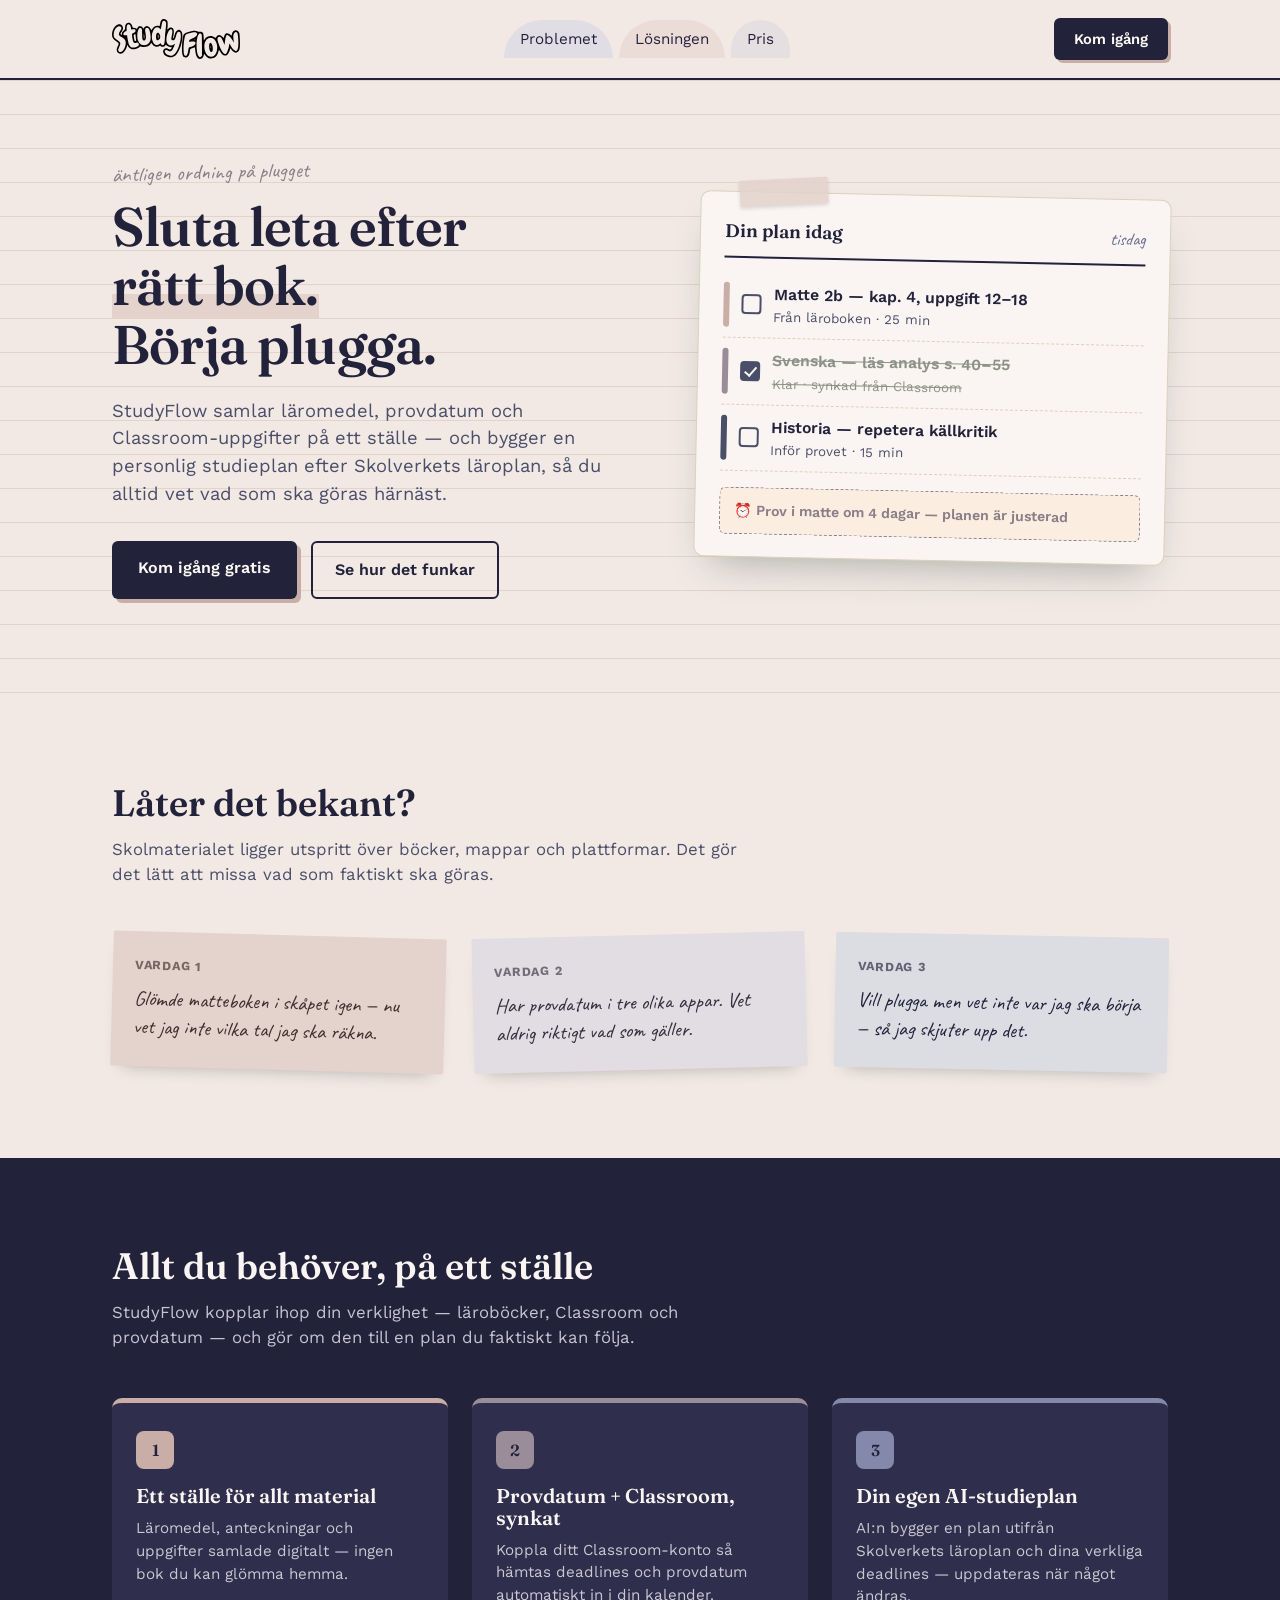
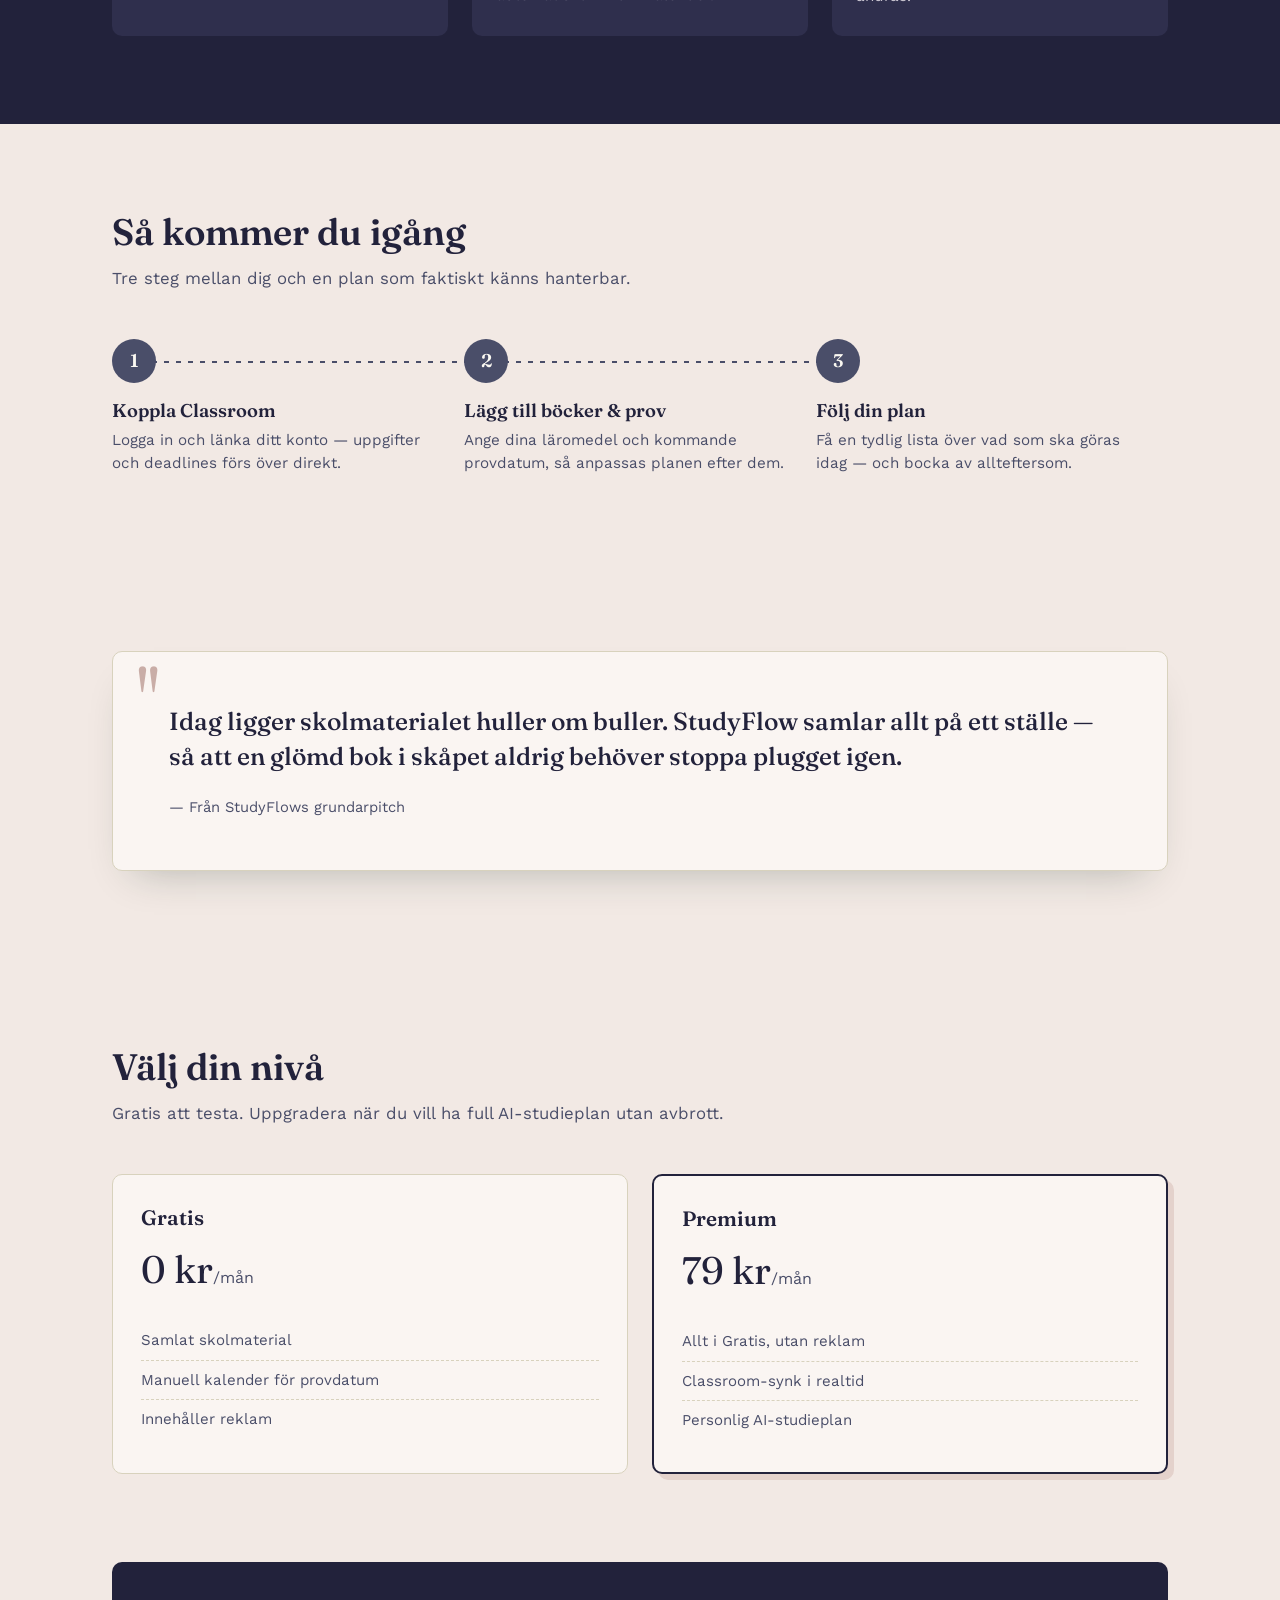
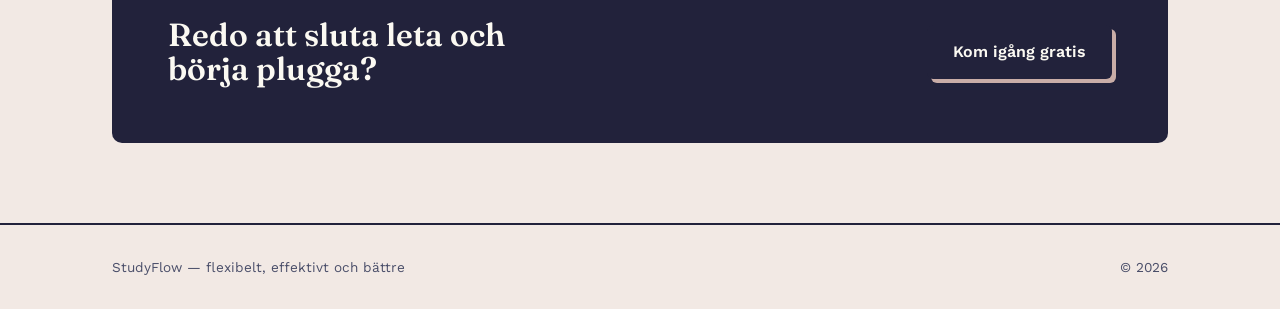
<file: studyflow/index.html>
<!DOCTYPE html>
<html lang="sv">
<head>
<meta charset="UTF-8">
<meta name="viewport" content="width=device-width, initial-scale=1.0">
<title>StudyFlow — Samla studierna på ett ställe</title>
<link rel="preconnect" href="https://fonts.googleapis.com">
<link href="https://fonts.googleapis.com/css2?family=Fraunces:opsz,wght@9..144,400;9..144,500;9..144,600&family=Work+Sans:wght@400;500;600;700&family=Caveat:wght@500;600&display=swap" rel="stylesheet">
<style>
  :root{
    --paper: #f2e9e4;
    --paper-line: #e2d3cb;
    --ink: #22223b;
    --ink-soft: #4a4e69;
    --pine: #4a4e69;
    --pine-deep: #22223b;
    --mustard: #c9ada7;
    --mustard-soft: #e4d2cc;
    --clay: #8b7e89;
    --sky: #6a6f92;
    --card: #faf5f2;
    --radius: 4px;
    --radius-lg: 10px;
  }
  *{box-sizing:border-box;}
  html{scroll-behavior:smooth;}
  body{
    margin:0;
    background:var(--paper);
    color:var(--ink);
    font-family:'Work Sans', sans-serif;
    line-height:1.5;
    -webkit-font-smoothing:antialiased;
  }
  h1,h2,h3{
    font-family:'Fraunces', serif;
    font-weight:600;
    line-height:1.08;
    margin:0;
    color:var(--pine-deep);
  }
  p{margin:0;}
  a{color:inherit;}
  .wrap{max-width:1120px;margin:0 auto;padding:0 32px;}
  .tag{
    font-family:'Caveat', cursive;
    font-size:1.3rem;
    color:var(--clay);
    display:inline-block;
    transform:rotate(-2deg);
  }

  /* ---------- NAV ---------- */
  header{
    position:sticky; top:0; z-index:50;
    background:var(--paper);
    border-bottom:2px solid var(--pine-deep);
  }
  .nav{
    display:flex; align-items:center; justify-content:space-between;
    padding:18px 32px; max-width:1120px; margin:0 auto;
  }
  .logo{
    font-family:'Fraunces', serif; font-weight:600; font-size:1.4rem;
    color:var(--pine-deep); letter-spacing:-0.01em;
    display:flex; align-items:baseline; gap:6px;
  }
  .logo em{
    font-style:normal; color:var(--clay);
  }
  .navlinks{display:flex; gap:6px; list-style:none; margin:0; padding:0;}
  .navlinks a{
    text-decoration:none; font-size:0.95rem; color:var(--ink);
    padding:10px 16px; border-radius:99px 99px 0 0;
    position:relative;
  }
  .navlinks a:hover{color:var(--pine-deep);}
  .navlinks li:nth-child(1) a{background:#e0dde4;}
  .navlinks li:nth-child(2) a{background:#ecdcd7;}
  .navlinks li:nth-child(3) a{background:#e6dfe2;}
  .nav-cta{
    background:var(--pine-deep); color:#fbf9f2; text-decoration:none;
    padding:10px 20px; border-radius:6px; font-weight:600; font-size:0.92rem;
    box-shadow:3px 3px 0 var(--mustard);
  }
  .navtoggle{display:none;}

  /* ---------- HERO ---------- */
  .hero{
    padding:76px 0 96px;
    background-image:
      linear-gradient(var(--paper-line) 1px, transparent 1px);
    background-size: 100% 34px;
  }
  .hero-grid{
    display:grid; grid-template-columns: 1.05fr 0.95fr; gap:64px; align-items:center;
  }
  .eyebrow-note{
    font-family:'Caveat', cursive; font-size:1.35rem; color:var(--clay);
    transform:rotate(-1.5deg); display:inline-block; margin-bottom:10px;
  }
  .hero h1{
    font-size:3.4rem; letter-spacing:-0.015em;
  }
  .hero h1 .underline{
    background:linear-gradient(transparent 62%, var(--mustard-soft) 62%);
  }
  .hero p.lede{
    margin-top:22px; font-size:1.15rem; color:var(--ink-soft); max-width:46ch;
  }
  .hero-ctas{display:flex; gap:14px; margin-top:34px; flex-wrap:wrap;}
  .btn-primary{
    background:var(--pine-deep); color:#fbf9f2; text-decoration:none;
    padding:15px 26px; border-radius:6px; font-weight:600;
    box-shadow:4px 4px 0 var(--mustard); border:none; cursor:pointer;
    font-size:1rem; font-family:inherit;
    transition:transform .15s ease;
  }
  .btn-primary:hover{transform:translate(-2px,-2px);}
  .btn-secondary{
    background:transparent; color:var(--pine-deep); text-decoration:none;
    padding:15px 22px; border-radius:6px; font-weight:600; font-size:1rem;
    border:2px solid var(--pine-deep);
  }

  /* Planner mockup */
  .planner{
    background:var(--card);
    border-radius:var(--radius-lg);
    border:1.5px solid #d8d2bd;
    box-shadow:0 20px 40px -18px rgba(22,48,37,0.35);
    padding:26px 24px 22px;
    position:relative;
    transform:rotate(1.2deg);
  }
  .tape{
    position:absolute; top:-14px; left:38px; width:88px; height:26px;
    background:var(--mustard-soft); opacity:0.85; transform:rotate(-4deg);
    box-shadow:0 2px 4px rgba(0,0,0,0.15);
  }
  .planner-head{
    display:flex; justify-content:space-between; align-items:baseline;
    border-bottom:2px solid var(--pine-deep); padding-bottom:10px; margin-bottom:14px;
  }
  .planner-head h3{font-size:1.15rem;}
  .planner-head span{font-family:'Caveat',cursive; font-size:1.15rem; color:var(--sky);}
  .plan-row{
    display:flex; align-items:center; gap:12px; padding:10px 0;
    border-bottom:1px dashed #d8d2bd;
  }
  .plan-row:last-of-type{border-bottom:none;}
  .checkbox{
    width:20px; height:20px; border:2px solid var(--pine); border-radius:4px;
    flex:none; cursor:pointer; position:relative; background:transparent;
  }
  .checkbox.checked{background:var(--pine); }
  .checkbox.checked::after{
    content:''; position:absolute; left:5px; top:1px; width:5px; height:10px;
    border-right:2px solid #fbf9f2; border-bottom:2px solid #fbf9f2; transform:rotate(40deg);
  }
  .plan-row .subj{font-weight:600; font-size:0.98rem;}
  .plan-row .meta{font-size:0.83rem; color:var(--ink-soft); margin-top:2px;}
  .plan-row.done .subj, .plan-row.done .meta{color:#8b9188; text-decoration:line-through;}
  .swatch{width:6px; align-self:stretch; border-radius:3px; flex:none;}
  .prov-alert{
    margin-top:16px; background:#fbeee0; border:1px dashed var(--clay);
    border-radius:6px; padding:12px 14px; font-size:0.88rem; color:var(--clay); font-weight:600;
  }

  /* ---------- PROBLEM ---------- */
  section{padding:88px 0;}
  .section-head{max-width:640px; margin-bottom:48px;}
  .section-head h2{font-size:2.3rem;}
  .section-head p{margin-top:14px; color:var(--ink-soft); font-size:1.05rem;}
  .problems{
    display:grid; grid-template-columns:repeat(3,1fr); gap:28px;
  }
  .sticky{
    background:var(--mustard-soft); padding:26px 22px; border-radius:2px;
    box-shadow:0 10px 18px -12px rgba(0,0,0,0.3);
    font-family:'Caveat', cursive; font-size:1.3rem; line-height:1.35; color:#3d2f2c;
  }
  .sticky:nth-child(2){background:#e2dde3; color:#33303c; transform:rotate(-1.4deg);}
  .sticky:nth-child(3){background:#dcdde3; color:#22223b; transform:rotate(1.1deg);}
  .sticky:nth-child(1){transform:rotate(1.6deg);}
  .sticky .num{
    display:block; font-family:'Work Sans',sans-serif; font-weight:700; font-size:0.78rem;
    text-transform:uppercase; letter-spacing:0.06em; margin-bottom:10px; opacity:0.65;
  }

  /* ---------- FEATURES ---------- */
  .features-band{background:var(--pine-deep); color:#f2e9e4;}
  .features-band .section-head h2{color:#faf5f2;}
  .features-band .section-head p{color:#c7c3d1;}
  .features{
    display:grid; grid-template-columns:repeat(3,1fr); gap:24px;
  }
  .fcard{
    background:#2f2f4d; border-radius:var(--radius-lg); padding:28px 24px;
    border-top:5px solid var(--fc, var(--mustard));
  }
  .fcard:nth-child(1){--fc:#c9ada7;}
  .fcard:nth-child(2){--fc:#9a8c98;}
  .fcard:nth-child(3){--fc:#8489ab;}
  .fcard h3{color:#faf5f2; font-size:1.25rem;}
  .fcard p{margin-top:10px; color:#cbc7d2; font-size:0.95rem;}
  .fcard .ficon{
    width:38px; height:38px; border-radius:8px; background:var(--fc);
    margin-bottom:16px; display:flex; align-items:center; justify-content:center;
    color:#22223b; font-family:'Fraunces',serif; font-weight:600;
  }

  /* ---------- HOW IT WORKS ---------- */
  .steps{
    display:grid; grid-template-columns:repeat(3,1fr); gap:0;
    position:relative; counter-reset:step;
  }
  .step{padding:0 24px 0 0; position:relative;}
  .step:not(:last-child)::after{
    content:''; position:absolute; top:22px; right:-4px; width:100%; height:2px;
    background-image:linear-gradient(to right, var(--pine) 40%, transparent 0%);
    background-size:12px 2px; background-repeat:repeat-x;
  }
  .step-num{
    width:44px; height:44px; border-radius:50%; background:var(--pine);
    color:#fbf9f2; display:flex; align-items:center; justify-content:center;
    font-family:'Fraunces',serif; font-weight:600; font-size:1.15rem; margin-bottom:18px;
  }
  .step h3{font-size:1.15rem;}
  .step p{margin-top:8px; color:var(--ink-soft); font-size:0.95rem;}

  /* ---------- PITCH QUOTE ---------- */
  .pitch-wrap{
    background:var(--card); border-radius:var(--radius-lg);
    border:1.5px solid #d8d2bd; padding:52px 56px;
    box-shadow:0 20px 40px -22px rgba(22,48,37,0.3);
    position:relative;
  }
  .pitch-wrap::before{
    content:'"'; font-family:'Fraunces',serif; font-size:5rem; color:var(--mustard);
    position:absolute; top:8px; left:24px; line-height:1;
  }
  .pitch-text{
    font-family:'Fraunces', serif; font-size:1.55rem; font-weight:500;
    color:var(--pine-deep); max-width:64ch; line-height:1.42; position:relative;
  }
  .pitch-by{margin-top:22px; font-size:0.92rem; color:var(--ink-soft);}

  /* ---------- PRICING ---------- */
  .pricing{display:grid; grid-template-columns:repeat(2,1fr); gap:24px;}
  .pcard{
    background:var(--card); border-radius:var(--radius-lg); border:1.5px solid #d8d2bd;
    padding:32px 28px;
  }
  .pcard.highlight{border:2px solid var(--pine-deep); box-shadow:6px 6px 0 var(--mustard-soft);}
  .pcard h3{font-size:1.3rem;}
  .pprice{font-family:'Fraunces',serif; font-size:2.4rem; color:var(--pine-deep); margin-top:12px;}
  .pprice span{font-size:1rem; font-family:'Work Sans',sans-serif; color:var(--ink-soft); font-weight:400;}
  .pcard ul{list-style:none; margin:22px 0 0; padding:0;}
  .pcard li{padding:8px 0; border-top:1px dashed #d8d2bd; font-size:0.94rem; color:var(--ink-soft);}
  .pcard li:first-child{border-top:none;}

  /* ---------- CTA FOOTER ---------- */
  .cta-final{
    background:var(--pine-deep); color:#f2efe3; text-align:left;
    border-radius:var(--radius-lg); padding:56px 56px; margin:0 32px 80px;
    max-width:1056px; margin-left:auto; margin-right:auto;
    display:flex; justify-content:space-between; align-items:center; gap:32px; flex-wrap:wrap;
  }
  .cta-final h2{color:#fbf9f2; font-size:2rem; max-width:20ch;}
  footer{
    border-top:2px solid var(--pine-deep); padding:32px 0; font-size:0.85rem; color:var(--ink-soft);
  }
  .footer-row{display:flex; justify-content:space-between; align-items:center;}

  @media (max-width:860px){
    .hero-grid{grid-template-columns:1fr;}
    .navlinks{display:none;}
    .problems, .features, .pricing{grid-template-columns:1fr;}
    .steps{grid-template-columns:1fr; gap:36px;}
    .step:not(:last-child)::after{display:none;}
    .hero h1{font-size:2.4rem;}
    .pitch-wrap{padding:36px 26px;}
    .cta-final{padding:40px 28px; flex-direction:column; align-items:flex-start;}
  }
</style>
</head>
<body>

<header>
  <div class="nav">
    <div class="logo"><img style="width: 10vw" src="./logo.svg"></img></div>
    <ul class="navlinks">
      <li><a href="#problem">Problemet</a></li>
      <li><a href="#losning">Lösningen</a></li>
      <li><a href="#pris">Pris</a></li>
    </ul>
    <a class="nav-cta" href="#pris">Kom igång</a>
  </div>
</header>

<section class="hero">
  <div class="wrap hero-grid">
    <div>
      <span class="eyebrow-note">äntligen ordning på plugget</span>
      <h1>Sluta leta efter<br><span class="underline">rätt bok.</span><br>Börja plugga.</h1>
      <p class="lede">StudyFlow samlar läromedel, provdatum och Classroom-uppgifter på ett ställe — och bygger en personlig studieplan efter Skolverkets läroplan, så du alltid vet vad som ska göras härnäst.</p>
      <div class="hero-ctas">
        <a class="btn-primary" href="#pris">Kom igång gratis</a>
        <a class="btn-secondary" href="#losning">Se hur det funkar</a>
      </div>
    </div>
    <div class="planner">
      <div class="tape"></div>
      <div class="planner-head">
        <h3>Din plan idag</h3>
        <span>tisdag</span>
      </div>
      <div class="plan-row">
        <div class="swatch" style="background:#c9ada7;"></div>
        <button class="checkbox" onclick="this.classList.toggle('checked'); this.closest('.plan-row').classList.toggle('done');"></button>
        <div>
          <div class="subj">Matte 2b — kap. 4, uppgift 12–18</div>
          <div class="meta">Från läroboken · 25 min</div>
        </div>
      </div>
      <div class="plan-row done">
        <div class="swatch" style="background:#9a8c98;"></div>
        <button class="checkbox checked" onclick="this.classList.toggle('checked'); this.closest('.plan-row').classList.toggle('done');"></button>
        <div>
          <div class="subj">Svenska — läs analys s. 40–55</div>
          <div class="meta">Klar · synkad från Classroom</div>
        </div>
      </div>
      <div class="plan-row">
        <div class="swatch" style="background:#4a4e69;"></div>
        <button class="checkbox" onclick="this.classList.toggle('checked'); this.closest('.plan-row').classList.toggle('done');"></button>
        <div>
          <div class="subj">Historia — repetera källkritik</div>
          <div class="meta">Inför provet · 15 min</div>
        </div>
      </div>
      <div class="prov-alert">⏰ Prov i matte om 4 dagar — planen är justerad</div>
    </div>
  </div>
</section>

<section id="problem">
  <div class="wrap">
    <div class="section-head">
      <h2>Låter det bekant?</h2>
      <p>Skolmaterialet ligger utspritt över böcker, mappar och plattformar. Det gör det lätt att missa vad som faktiskt ska göras.</p>
    </div>
    <div class="problems">
      <div class="sticky"><span class="num">Vardag 1</span>Glömde matteboken i skåpet igen — nu vet jag inte vilka tal jag ska räkna.</div>
      <div class="sticky"><span class="num">Vardag 2</span>Har provdatum i tre olika appar. Vet aldrig riktigt vad som gäller.</div>
      <div class="sticky"><span class="num">Vardag 3</span>Vill plugga men vet inte var jag ska börja — så jag skjuter upp det.</div>
    </div>
  </div>
</section>

<section class="features-band" id="losning">
  <div class="wrap">
    <div class="section-head">
      <h2>Allt du behöver, på ett ställe</h2>
      <p>StudyFlow kopplar ihop din verklighet — läroböcker, Classroom och provdatum — och gör om den till en plan du faktiskt kan följa.</p>
    </div>
    <div class="features">
      <div class="fcard">
        <div class="ficon">1</div>
        <h3>Ett ställe för allt material</h3>
        <p>Läromedel, anteckningar och uppgifter samlade digitalt — ingen bok du kan glömma hemma.</p>
      </div>
      <div class="fcard">
        <div class="ficon">2</div>
        <h3>Provdatum + Classroom, synkat</h3>
        <p>Koppla ditt Classroom-konto så hämtas deadlines och provdatum automatiskt in i din kalender.</p>
      </div>
      <div class="fcard">
        <div class="ficon">3</div>
        <h3>Din egen AI-studieplan</h3>
        <p>AI:n bygger en plan utifrån Skolverkets läroplan och dina verkliga deadlines — uppdateras när något ändras.</p>
      </div>
    </div>
  </div>
</section>

<section>
  <div class="wrap">
    <div class="section-head">
      <h2>Så kommer du igång</h2>
      <p>Tre steg mellan dig och en plan som faktiskt känns hanterbar.</p>
    </div>
    <div class="steps">
      <div class="step">
        <div class="step-num">1</div>
        <h3>Koppla Classroom</h3>
        <p>Logga in och länka ditt konto — uppgifter och deadlines förs över direkt.</p>
      </div>
      <div class="step">
        <div class="step-num">2</div>
        <h3>Lägg till böcker & prov</h3>
        <p>Ange dina läromedel och kommande provdatum, så anpassas planen efter dem.</p>
      </div>
      <div class="step">
        <div class="step-num">3</div>
        <h3>Följ din plan</h3>
        <p>Få en tydlig lista över vad som ska göras idag — och bocka av allteftersom.</p>
      </div>
    </div>
  </div>
</section>

<section>
  <div class="wrap">
    <div class="pitch-wrap">
      <p class="pitch-text">Idag ligger skolmaterialet huller om buller. StudyFlow samlar allt på ett ställe — så att en glömd bok i skåpet aldrig behöver stoppa plugget igen.</p>
      <p class="pitch-by">— Från StudyFlows grundarpitch</p>
    </div>
  </div>
</section>

<section id="pris">
  <div class="wrap">
    <div class="section-head">
      <h2>Välj din nivå</h2>
      <p>Gratis att testa. Uppgradera när du vill ha full AI-studieplan utan avbrott.</p>
    </div>
    <div class="pricing">
      <div class="pcard">
        <h3>Gratis</h3>
        <div class="pprice">0 kr<span>/mån</span></div>
        <ul>
          <li>Samlat skolmaterial</li>
          <li>Manuell kalender för provdatum</li>
          <li>Innehåller reklam</li>
        </ul>
      </div>
      <div class="pcard highlight">
        <h3>Premium</h3>
        <div class="pprice">79 kr<span>/mån</span></div>
        <ul>
          <li>Allt i Gratis, utan reklam</li>
          <li>Classroom-synk i realtid</li>
          <li>Personlig AI-studieplan</li>
        </ul>
      </div>
    </div>
  </div>
</section>

<div class="cta-final">
  <h2>Redo att sluta leta och börja plugga?</h2>
  <a class="btn-primary" href="#pris">Kom igång gratis</a>
</div>

<footer>
  <div class="wrap footer-row">
    <span>StudyFlow — flexibelt, effektivt och bättre</span>
    <span>© 2026</span>
  </div>
</footer>

</body>
</html>
</file>
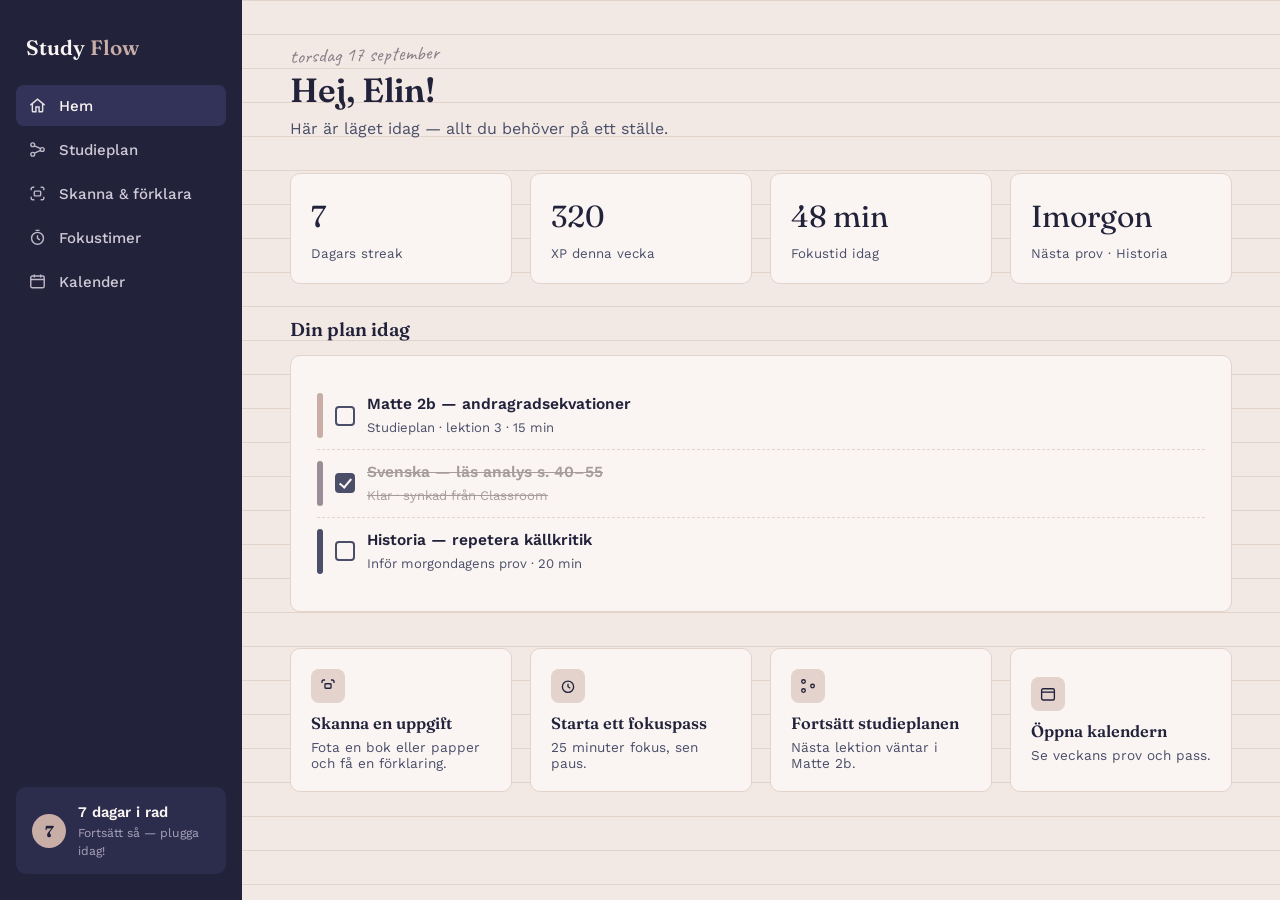
<file: studyflow/demo/index.html>
<html lang="sv"><head><!-- frame-runtime --><script>window.__FRAME_PREAMBLE={"v":1,"cred":"cookie","capabilities":{"artifact":"artifact.O-h4mzdy.js","assets":"assets.DhQw8DTi.js","comments":"comments.DrhK3r8W.js","db":"db.DV02l9iB.js","downloads":"downloads.axDW2QAi.js","embed":"embed.swQslL0W.js","endpoints":"endpoints.BPfoKaE1.js","mcp":"mcp.C8qKIFvQ.js","network":"network.B5UA9Su4.js","permissions":"permissions.DWFFeHI0.js","room":"room.BF1j0KPr.js","sample":"sample.C7KQQdQj.js","self":"artifact.O-h4mzdy.js","user":"user.CCh6oTS_.js"},"transforms":"_transforms.B5T5EGpo.js","comments":"_comments.D8Q8NfHc.js","translate":"_translate.DqxC5ek1.js","ldx":"_ldx.CqNtBrkk.js"}                                                                                                                                                                                                                                     </script><script>(function(){"use strict";var Cn=3e5;function rr(t,e){try{const n=t("navigation")[0],o=[n.responseStart,n.redirectEnd-n.redirectStart,n.domContentLoadedEventStart,e()];for(let a=0;a<o.length;a++){if(!(o[a]>=0&&o[a]<=3e5))return;o[a]=o[a]|0}return o}catch{return}}var nr=["light","dark","system"],or=/^[A-Za-z0-9_-]{1,64}$/,wt=/^[a-zA-Z_:][a-zA-Z0-9_:.-]{0,127}$/,ar=new Set(["class","hidden","value","checked","style","title","alt","placeholder","lang","dir","role","tabindex","disabled","readonly","contenteditable","open","colspan","rowspan"]);function sr(t){const e=t.toLowerCase();return e.startsWith("data-")||e.startsWith("aria-")||ar.has(e)}var bt="data-ldx-props";function ir(t,e){if(e.toLowerCase()===bt)return!0;const n=t.getAttribute(bt);if(n===null)return!1;try{const o=JSON.parse(n);if(o===null||typeof o!="object"||Array.isArray(o))return!0;const a=e.toLowerCase();return Object.keys(o).some(s=>s.toLowerCase()===a)}catch{return!0}}var jn="http://www.w3.org/1999/xhtml",lr="http://www.w3.org/2000/svg",cr=new Set(["script","style","iframe","noscript","noframes","noembed","xmp","plaintext","template","title","textarea","object","embed"]),ur=new Set(["script","style"]);function fr(t){const e=t.localName.toLowerCase();return t.namespaceURI==="http://www.w3.org/1999/xhtml"?!cr.has(e):t.namespaceURI===lr?!ur.has(e):!1}function We(t,e){return t===e||(t===160||t===32)&&(e===160||e===32)}function dr(t,e){const n=t.length,o=e.length;let a=0;for(;a<n&&a<o&&We(t.charCodeAt(a),e.charCodeAt(a));)a++;let s=0;for(;s<n-a&&s<o-a&&We(t.charCodeAt(n-1-s),e.charCodeAt(o-1-s));)s++;return{p:a,s}}function hr(t,e){const n=t.firstChild;if(t.childNodes.length!==1||n===null||n.nodeType!==Node.TEXT_NODE){t.textContent=e;return}const o=n.data,a=o.length,s=e.length,{p:c,s:d}=dr(o,e);c===a&&d===0&&a===s||n.replaceData(c,a-c-d,e.slice(c,s-d));const L=n.data,g=t.ownerDocument.getSelection?.()??null,b=g!==null&&g.rangeCount>0&&(g.anchorNode===n||g.focusNode===n)?{anchor:g.anchorNode,anchorOffset:g.anchorOffset,focus:g.focusNode,focusOffset:g.focusOffset}:null;let m=-1,O=-1;for(let h=0;h<L.length&&h<e.length;h++){const R=L.charCodeAt(h),B=e.charCodeAt(h);R!==B&&We(R,B)&&(m<0&&(m=h),O=h)}const v=m>=0;if(v&&n.replaceData(m,O-m+1,e.slice(m,O+1)),v&&b!==null&&b.anchor!==null&&b.focus!==null)try{g.setBaseAndExtent(b.anchor,b.anchorOffset,b.focus,b.focusOffset)}catch{}}var pr=new Set(["html","head","body","frameset"]);function mr(t){return t.namespaceURI==="http://www.w3.org/1999/xhtml"&&pr.has(t.localName)}function vr(t){if(t===null||typeof t!="object")return!1;const e=t;if(typeof e.target!="string"||!or.test(e.target)||e.text!==void 0&&typeof e.text!="string")return!1;if(e.attrsSet!==void 0){if(e.attrsSet===null||typeof e.attrsSet!="object")return!1;for(const[n,o]of Object.entries(e.attrsSet))if(!wt.test(n)||typeof o!="string")return!1}if(e.attrsRemoved!==void 0){if(!Array.isArray(e.attrsRemoved))return!1;for(const n of e.attrsRemoved)if(typeof n!="string"||!wt.test(n))return!1}return!0}function _r(t,e){if(t===null||typeof t!="object")return!1;const{seq:n,elements:o}=t;if(typeof n!="number"||!Number.isSafeInteger(n)||!Array.isArray(o)||o.length===0||o.length>64)return!1;for(let a=0;a<o.length;a++)if(!e(o[a]))return!1;return!0}function yr(t){return t===null||typeof t!="object"?!1:_r(t.__frame_patch,vr)}function gr(t){if(t===null||typeof t!="object")return!1;const e=t.__frame_init;return e!==null&&typeof e=="object"}function wr(t){return t!==null&&typeof t=="object"&&t.__frame_size_poke===!0}function br(t){if(t===null||typeof t!="object")return!1;const e=t.__frame_host_visible;return e!==null&&typeof e=="object"&&typeof e.visible=="boolean"}function Er(t){if(t===null||typeof t!="object")return!1;const e=t.__frame_theme;if(e===null||typeof e!="object")return!1;const n=e.theme;return typeof n=="string"&&nr.includes(n)}var Sr=["ok","empty","snapshot_error","snapshot_timeout","unclonable","oversize","unavailable","restore_error","withheld"],Ar=["TypeError","RangeError","ReferenceError","SyntaxError","DataCloneError","QuotaExceededError","AbortError","TimeoutError","SecurityError","Error","other"];function kr(t){return typeof t=="string"&&Ar.includes(t)?t:"other"}var Rr=Object.freeze({until:null,now:!1}),Tr="__claude_hot",Lr="__claude_hot_in",Or=/^__claude_hot(?:_in)?(?::|$)/,Et=/^[0-9a-z]{1,32}$/,Ve=t=>t===void 0?Tr:"__claude_hot:"+t,ye=t=>t===void 0?Lr:"__claude_hot_in:"+t;function Mr(t,e){const n=[];for(let o=0;o<t.length;o++){const a=t.key(o);a!==null&&a!==e&&Or.test(a)&&n.push(a)}for(const o of n)t.removeItem(o)}function Pr(t){let e=null;try{e=U(JSON.parse(t)?.hot)}catch{return null}return e===null||typeof e.k!="string"||!Et.test(e.k)?null:ae(e.g)?{k:e.k,g:e.g}:{k:e.k}}var In=262144,Nr=3e3,Cr=5e3,St=/^[a-z0-9._:-]{1,64}$/,jr=["none","hot-restart","hard-reload"],Ir=["asset","doc","added","removed"],Fr=1500,Dr=/^[0-9a-f]{64}$/;function U(t){return t!==null&&typeof t=="object"?t:null}function ae(t){return typeof t=="number"&&Number.isInteger(t)&&t>=0&&t<2**31}function At(t){return t===void 0||typeof t=="number"&&Number.isFinite(t)}function xr(t){return t===void 0||typeof t=="string"&&St.test(t)}function kt(t){const e=U(t);return e!==null&&(e.until===null||typeof e.until=="number"&&Number.isFinite(e.until))&&typeof e.now=="boolean"}function Xe(t){const e=U(t);return e!==null&&typeof e.ver=="string"&&e.ver.length<=128&&At(e.seq)&&typeof e.handoff=="string"&&Sr.includes(e.handoff)&&xr(e.note)}function Hr(t){const e=U(t);return e!==null&&ae(e.gen)&&(e.phase==="final"||e.phase==="pending")&&(e.from===null||Xe(e.from))}function Br(t){const e=U(t);return e!==null&&e.kv===1&&ae(e.gen)&&Xe(e.from)&&Object.hasOwn(e,"data")}function qr(t){const e=U(t);return e!==null&&e.__frame_hot_snapshot===!0&&ae(e.gen)&&typeof e.timeoutMs=="number"&&e.timeoutMs>=0&&e.timeoutMs<=6e4&&(e.handoff===void 0||typeof e.handoff=="boolean")&&(e.deadline===void 0||kt(e.deadline))&&At(e.seq)&&(e.note===void 0||typeof e.note=="string")&&(e.key===void 0||typeof e.key=="string")}function Ur(t){const e=U(t);return e!==null&&e.__frame_hot_start===!0&&ae(e.gen)&&Xe(e.from)}function Gr(t){return typeof t=="string"&&t.length>=1&&t.length<=128}function Rt(t){return U(t)!==null&&!Array.isArray(t)}function zr(t){const e=U(t);return e!==null&&e.__frame_cap_grant===!0&&typeof e.cap=="string"&&Gr(e.ver)&&(e.grant===void 0||Rt(e.grant))&&(e.budgets===void 0||Rt(e.budgets)&&Object.values(e.budgets).every(Number.isFinite))&&(e.brokerGen===void 0||ae(e.brokerGen))}function Kr(t){const e=U(t);return e!==null&&e.__frame_cap_rewired===!0&&(e.caps===void 0||Array.isArray(e.caps)&&e.caps.every(n=>typeof n=="string"))&&(e.brokerGen===void 0||ae(e.brokerGen))}function Tt(t){const e=U(t);return e!==null&&typeof e.ver=="string"&&e.ver.length<=128&&Number.isFinite(e.seq)}function Lt(t){if(t==null||typeof t=="string")return!0;const e=U(t);return e!==null&&typeof e.doc=="string"&&typeof e.profile=="string"}function $r(t){const e=U(t);return e!==null&&typeof e.path=="string"&&Ir.includes(e.kind)&&Lt(e.from)&&Lt(e.to)}function Wr(t){return t===null?null:Object.freeze(t.filter($r))}function Vr(t){const e=U(t);return e!==null&&e.__frame_hot_update===!0&&Number.isFinite(e.id)&&Tt(e.from)&&Tt(e.to)&&(e.changed===null||Array.isArray(e.changed))&&jr.includes(e.required)&&kt(e.deadline)&&typeof e.verdictTimeoutMs=="number"&&e.verdictTimeoutMs>=0&&e.verdictTimeoutMs<=6e4&&(e.preflight===void 0||typeof e.preflight=="string"&&Dr.test(e.preflight))}var se=/^[\w.-]+\.js$/;function Xr(t,e,n){return n?"inert":typeof e=="string"&&se.test(e)?t?[e]:"inert":t?"inert":"framed"}var Ot=Object.freeze({[Symbol("claude.hot.restart")]:!0});function Mt(t,e){let n;try{n=t??sessionStorage}catch{return null}const o=Ve(e?.k),a=ye(e?.k);let s=null;try{s=n.getItem(o)}catch{}try{n.removeItem(o)}catch{}try{Mr(n,a)}catch{}let c=null;if(s!==null&&!(e!==null&&e.g===void 0))try{const d=JSON.parse(s);Br(d)&&(e===null||d.gen===e.g)&&(c=d)}catch{}if(c===null)try{n.removeItem(a)}catch{}return c}function Pt(){const t=/^\/_f\/([^/]{1,128})\//.exec(location.pathname);return t?t[1]:""}var Yr=/^[^/\\?#]{1,128}$/,Nt=t=>Yr.test(t)&&t!=="."&&t!=="..";function Ct(t,e,n){const o=new URL(t),a="/_f/"+e+"/";if(!e||!o.pathname.startsWith(a)||!Nt(n))return null;const s=o.search.slice(1).split("&").filter(c=>!/^__frame_t(?:=|$)/.test(c)).join("&");return o.origin+"/_f/"+n+"/"+o.pathname.slice(a.length)+(s?"?"+s:"")+o.hash}var Ce="{}";function ge(t){if(!t)return null;const e={ver:t.ver,handoff:t.handoff};return t.seq!==void 0&&(e.seq=t.seq),t.note!==void 0&&(e.note=t.note),e}function jt(t,e){return t!==null&&t.note===void 0&&e?.note!==void 0?{...t,note:e.note}:t}function It(t){const e=t?.k;return e!==null&&typeof e=="object"?e:void 0}function Jr(t,e,n,o=null){const a=setTimeout,s=clearTimeout,c=queueMicrotask,d=performance.now.bind(performance),L=new TextEncoder;let g=null,b=null;try{g=history,b=g.replaceState.bind(g)}catch{}const m=(...r)=>{try{console.warn(...r)}catch{}};let O=Pt(),v=null;try{v=sessionStorage}catch{}const h={storage:v,fetch:typeof fetch=="function"?fetch.bind(globalThis):null,entry:location.origin+location.pathname+location.search,ver:O,key:o?.k};let R=o?.k;const B=typeof requestAnimationFrame=="function"?requestAnimationFrame:r=>a(()=>r(d()),16);let _=e?.data??{},C=ge(e?.from),T=e?.gen??0,F=e!==null,W=!1,Q=!1,V=null,Se=!1;const Ae=new AbortController;let ke=null,q=null,Re=null,Te=!1,l=()=>{};const p=new Promise(r=>{l=r});let w=!1,D=!1,j=!1,x,P=null,ce=!1,xe=!1,re=!1,Le=!1,ne=!1,de=!1;const oe=r=>{for(const u of[Ve(r),ye(r)])try{v?.removeItem(u)}catch{}},H=(r,u)=>{try{u!==null&&n.post(r,u)}catch{}},he=()=>ne||=re&&(q===null||Le),X=()=>{const r={__frame_hot:!0,ready:q!==null,accept:Re!==null,demand:!0};de=!ne,de&&(r.booting=!0),w&&(r.readData=!0),j&&(r.threw=!0),P?.assess&&(r.preflight=!0),H(r,V)};let Oe=!1,Me=!1,i=!1,E=!1;const y=()=>{Oe||!Se||i||(Oe=!0,H({__frame_reveal_hold:!0},"*"))},N=()=>new Promise(r=>{let u,f=0;const S=I=>{if(u===void 0)u=I;else if(I!==u||++f>=8){r();return}try{B(S)}catch{r()}};try{B(S)}catch{r()}}),Y=()=>{i=!0,H({__frame_reveal_ready:!0},"*")},$=r=>{Me||(Me=!0,r.then(u=>{if(u===!1)return;let f=null;try{f=P?.settle?.()??null}catch{}return(f===null?N():new Promise(S=>{a(S,50),Promise.resolve(f).then(S,S)}).then(N)).then(Y)}))},Pe=()=>{if(E||!i)return;E=!0;const r=()=>{try{P?.afterReveal?.()}catch{}};r(),N().then(()=>{r(),Y()})},He=(r=!1)=>{if(Te||q===null||!F||!Q)return;Te=!0;const u=q,f=_;c(()=>{let S;try{S=u(f)}catch(G){throw l(!1),G}let I=!1;try{I=typeof S?.then=="function"}catch{}if(!I){l(!0);return}Promise.resolve(S).then(()=>l(!0),G=>{l(!1),c(()=>{throw G})})}),$(r?p:n.dcl.then(()=>p))},Be=r=>typeof r=="string"&&St.test(r)?r:void 0,ct=r=>{const u={__frame_hot_restart:!0},f=Be(r?.note);f!==void 0&&(u.note=f),r?.required==="hard-reload"&&(u.required="hard-reload"),H(u,V)},Vt=Object.freeze({get data(){return Q||(D=!0),!F&&!w&&(w=!0,Q&&X()),_},get from(){return C},get gen(){return T},signal:Ae.signal,snapshot(r){typeof r=="function"&&(ke=r)},ready(r){typeof r!="function"||q!==null||(q=r,y(),X(),W&&H({__frame_hot_ready:!0,gen:T},V),He())},accept(r){typeof r=="function"&&(Re=r,X())},restart(r){const u={note:r?.note,required:r?.required};if(Q){ct(u);return}const f=x;x={note:Be(f?.note)??u.note,required:f?.required==="hard-reload"||u.required==="hard-reload"?"hard-reload":void 0}}});let qe=null,Xt=()=>{};const kn=new Promise(r=>{Xt=r});let Rn=null;const Yt=()=>Rn??=n.dcl.then(()=>{let r=!1;try{r=qe!==null&&qe.expect()}catch{}if(!r)return;const u=qe.maxMs;return new Promise(f=>{kn.then(f),a(f,u)})}),Jt=()=>{if(!ce||xe||P===null)return;xe=!0;const r=P;Yt().then(()=>{try{i||r.afterStart(It(e),!1)}catch{}})},Zt=r=>{e!==null&&D&&(w=!0),_={},C=null,T=0;try{v?.removeItem(ye(o?.k))}catch{}e!==null&&!r&&$(n.dcl.then(()=>q!==null?p:void 0))},Tn=()=>{ce=!0,$(Yt().then(()=>q!==null?p:void 0)),Jt()};try{addEventListener("error",()=>{j||q!==null||(j=!0,X())})}catch{}const Qt=()=>{a(()=>{!ne&&he()&&de&&X()},0)};try{re=document.readyState==="complete",re||addEventListener("load",()=>{re=!0,Qt()},{once:!0})}catch{re=!0}he(),p.then(()=>{Le=!0,Qt()});let ue=-1,ut,ft,Ne=!0,dt=!1,ht,Ue=null;const pt=r=>{const u=Ue===null;Ue=Ne&&r[0]!=="withheld"?r:["withheld",r[1],Ce];let f=r[0];if(Ne&&f!=="withheld"){const I={ver:O,handoff:f};ut!==void 0&&(I.seq=ut),ft!==void 0&&(I.note=ft);try{if(v===null)throw new Error("no storage");v.setItem(Ve(R),'{"kv":1,"gen":'+ue+',"from":'+JSON.stringify(I)+(ht!==void 0?',"k":'+JSON.stringify(ht):"")+',"data":'+(f==="ok"?r[2]:Ce)+"}")}catch{f="unavailable"}}else{f="withheld",oe(R);try{P?.release?.()}catch{}}const S={__frame_hot_snapshotted:!0,gen:ue,handoff:f,bytes:r[1]};r[3]!==void 0&&(S.errName=r[3]),H(S,V),u&&(f==="snapshot_error"||f==="unclonable"||f==="oversize")&&m("claude.hot: snapshot",f,r[3])},pe=r=>{try{return kr(r?.name)}catch{return"other"}},me=(r,u,f=0)=>pt(u===void 0?[r,f,Ce]:[r,f,Ce,pe(u)]),Ln=r=>{if(r.gen<=ue)return;const u=ue>=0;if(ue=r.gen,ut=r.seq,ft=Be(r.note),typeof r.key=="string"&&Et.test(r.key)&&r.key!==R&&(oe(R),R=r.key),Ne&&=r.handoff!==!1,u){Ue!==null?pt(Ue):dt&&H({__frame_hot_held:!0,gen:ue},V);return}Ae.abort();const f=Object.freeze({handoff:Ne,timeoutMs:r.timeoutMs,deadline:r.deadline??Rr}),S=ke,I=()=>{if(Ne)try{ht=P?.capture()}catch{}if(S===null){me("empty");return}let k=!1;const z=a(()=>{k||(k=!0,me("snapshot_timeout"))},Math.max(0,f.timeoutMs));Promise.resolve().then(()=>S(f)).then(ve=>{if(k)return;k=!0,s(z);let ee;try{ee=JSON.stringify(ve)}catch(mt){me("unclonable",mt);return}if(typeof ee!="string"){me("unclonable");return}let te=ee.length;try{te=L.encode(ee).length}catch{}if(te>262144){me("oversize",void 0,te);return}pt(["ok",te,ee])},ve=>{k||(k=!0,s(z),me("snapshot_error",ve))})};let G=null;try{G=P?.holdForIme()??null}catch{}if(G===null)I();else{dt=!0,H({__frame_hot_held:!0,gen:ue},V);const k=()=>{dt=!1,I()};G.then(k,k)}},On=r=>{if(!W||F||q===null||r.gen!==T)return;let u=null;try{u=Mt(v,o&&{k:o.k,g:r.gen})}catch{}if(u!==null&&u.gen!==r.gen){u=null;try{v?.removeItem(ye(o?.k))}catch{}}_=u?.data??{},C=jt(ge(u?.from??r.from),ge(r.from)),u!==null&&(T=u.gen),F=!0,W=!1;const f=It(u);p.then(S=>{try{S&&P?.afterStart(f,!0)}catch{}}),He(!0)};let Ge=0;const Mn=r=>{const u=Re;if(u===null||r.id<=Ge)return;Ge=r.id;const f=P?.assess;if(r.preflight===void 0||f===void 0){er(r,u);return}let S=!1;const I=z=>{S||(S=!0,s(k),r.id===Ge&&er(r,u,z))},G=()=>I(f.timeout(r)),k=a(G,Fr+100);f.run(r,window).then(I,G)},er=(r,u,f)=>{let S,I=!1,G=!1,k,z,ve=null;const ee=A=>{if(G)return!1;if(k!==void 0&&k!==A)return m(`claude.hot: u.${A}() ignored - u.${k}() was called first`),!1;const Z=k===void 0;return k=A,Z},te=A=>{k="restart",m(`claude.hot: ${A} - restarting`)},mt=()=>{if(!ee("adopt")||r.id!==Ge)return;const A=r.to.ver;if(ze.required!=="none"){te(`u.adopt() needs required 'none', it is '${ze.required}'`);return}if(!Nt(A)){te("u.adopt() cannot address this version");return}if(!O||A===O)return;const Z=O,J=h.entry;let Ke="",_t,_e=null,$e;try{Ke=location.href,_t=g.state,_e=Ct(Ke,Z,A),_e!==null&&(b(_t,"",_e),location.pathname.startsWith("/_f/"+A+"/")?_e=location.href:$e="navigate event canceled")}catch(gt){$e=pe(gt)}if($e!==void 0){z="adopt_failed",te(`adopt_failed ${$e}; URL not changed`);return}_e===null?(z="adopt_skipped",m(`claude.hot: adopt_skipped - page already left /_f/${Z}/; URL not changed, update still applied`)):z="adopted",O=h.ver=A;try{h.entry=Ct(J,Z,A)??J}catch{}const yt=_e;ve=()=>{if(O===A){if(yt!==null)try{if(location.href!==yt)m("claude.hot: adopt_revert_skipped - update not applied; URL left where the page navigated");else{if(b(_t,"",Ke),location.href!==Ke){m("claude.hot: adopt_revert_failed navigate event canceled - URL still at the new version");return}z="adopt_reverted",m("claude.hot: adopt_reverted - adopt() was called but the handler threw; URL restored")}}catch(gt){m(`claude.hot: adopt_revert_failed ${pe(gt)} - URL still at the new version`);return}O=h.ver=Z,h.entry=J,yt===null&&(z=void 0)}}},ze=Object.freeze({from:{ver:r.from.ver,seq:r.from.seq},to:{ver:r.to.ver,seq:r.to.seq},changed:Wr(r.changed),required:r.required,deadline:r.deadline,adopt:mt,defer(){return ee("defer")&&ze.deadline.now&&te("u.defer() past the deadline"),Ot},restart(A){return ee("restart"),k==="restart"&&!G&&(S??=Be(A?.note),I||=A?.required==="hard-reload"),Ot},...f?.update}),Pn=(A,Z)=>{G=!0,A==="threw"?(ve?.(),S??=pe(Z).toLowerCase()):k===void 0&&m(A==="timeout"?"claude.hot: accept handler did not answer in time - restarting":"claude.hot: accept handler settled without defer/restart/adopt - restarting");const J={__frame_hot_verdict:!0,id:r.id};J.verdict=A==="threw"||k===void 0||k==="restart"?"restart":k==="adopt"?"applied":"deferred",J.verdict==="restart"&&(I&&(J.required="hard-reload"),S!==void 0&&(J.note=S)),z!==void 0&&(J.verdict==="applied"||z!=="adopted")&&(J.adopt=z),H(Object.assign(J,f?.verdict),V)};let tr=!1;const vt=(A,Z)=>tr?!1:(tr=!0,s(Nn),Pn(A,Z),!0),Nn=a(()=>vt("timeout"),r.verdictTimeoutMs);Promise.resolve().then(()=>u(ze)).then(()=>vt("settled"),A=>{!vt("threw",A)&&k==="adopt"&&ct({note:pe(A).toLowerCase()}),m("claude.hot: accept",pe(A))})};try{t.hot===void 0&&Object.defineProperty(t,"hot",{value:Vt,writable:!1,configurable:!1,enumerable:!1})}catch{}return{hot:Vt,boot:h,afterConnect(){Se=!0,(e!==null||q!==null)&&y()},onInit(r,u){V=u,Q=!0;const f=Hr(r)?r:null;f?.phase==="final"&&e!==null&&e.gen===f.gen?(F=!0,C=jt(C,ge(f.from)),Tn()):(W=f?.phase==="pending",Zt(W),F=!W,T=f?.gen??0,C=ge(f?.from)),X(),de&&a(()=>{ne||(ne=!0,X())},Cr),W&&q!==null&&H({__frame_hot_ready:!0,gen:T},u),x!==void 0&&(ct(x),x=void 0),He()},onNoInit(){Q=!0,Zt(!1),F=!0,He()},onShell(r){return r?.__frame_revealed===!0?(Pe(),!1):qr(r)?(Ln(r),!0):Ur(r)?(On(r),!0):Vr(r)?(Mn(r),!0):!1},attachExtras(r){P=r,Jt(),r.assess&&X()},inSlot:()=>ye(R),hydration(r,u){qe??={expect:r,maxMs:u}},hydrated(){Xt()},carried(){return F?_:{}},presented:()=>i}}var Fn="frame_ldx_runtime",Zr="frame_ldx_build",Dn="script#an-form",Qr=256;function Ft(t,e,n){for(const o of t)n(o)&&t.delete(o);t.size>=Qr&&!t.has(e)&&t.delete(t.values().next().value),t.add(e)}function Ye(t,e,n){try{const o=t[e];if(typeof o!="function")return;t[e]=function(...a){const s=o.apply(this,a);try{n(this)}catch{}return s}}catch{}}var Je;function en(){if(Je)return Je;const t={media:new Set,contexts:new Set,onStart:null,onPause:null};Je=t;const e=window.HTMLMediaElement?.prototype;e&&(Ye(e,"play",a=>{Ft(t.media,a,s=>s.paused),t.onStart?.(a)}),Ye(e,"pause",a=>t.onPause?.(a)));const n=window.AudioContext,o=window.AudioNode?.prototype;return n&&o&&Ye(o,"connect",a=>{const s=a.context;s instanceof n&&(Ft(t.contexts,s,c=>c.state==="closed"),t.onStart?.(s))}),t}function tn(t){let e=window;for(let n=0;e.parent&&e.parent!==e&&n<8;n++)if(e=e.parent,t(e))return!0;return!1}function rn(){let t=null;const e=()=>t??parent,n=o=>t?o===t:tn(a=>a===o);return{post(o,a){if(t){e().postMessage(o,a);return}let s=parent;for(let c=0;c<8&&(s.postMessage(o,a),!(!s.parent||s.parent===s));c++)s=s.parent},on(o){const a=s=>{const c=s.source;n(c)&&o(s.data,s.origin,s.isTrusted,()=>{t??=c})};return addEventListener("message",a),()=>removeEventListener("message",a)},port:o=>({post(a,s){if(s?.activation){e().postMessage(a,{targetOrigin:o,includeUserActivation:!0});return}if(s?.transfer){e().postMessage(a,o,s.transfer);return}e().postMessage(a,o)},on(a,s){const c=d=>{n(d.source)&&d.origin===o&&a(d.data,d)};return addEventListener("message",c,s),()=>removeEventListener("message",c,s)}})}}function nn(){const t={post:()=>{},on:()=>()=>{}};return{...t,port:()=>t}}var on=500,an=2e4,sn="data-token-reads",ln=/(?:^|\s)stylesheet(?:\s|$)/i;function cn(t,e){let n="";if(t instanceof HTMLScriptElement?n=t.src:t instanceof HTMLLinkElement&&ln.test(t.rel)&&(n=t.href),!n)return null;try{const o=new URL(n);return o.origin===location.origin&&o.pathname.startsWith(e)?o.origin+o.pathname:null}catch{return null}}function un(t,e,n){if(!t||e!=="query")return;const o="/_f/"+t+"/",a=location.href,s=fetch,c=setTimeout,d={method:"HEAD",cache:"no-store",credentials:"same-origin"},L=h=>h.ok||h.status===304;let g=!1,b=!1;const m=()=>removeEventListener("error",v,!0),O=async h=>{const R=await s(h,d);if(L(R))b=!0;else if(R.status===403){const B=await s(a,d);if(L(B)){const _=(await s(h,d)).status;_===403?(b=!0,n()):_<500&&(b=!0)}else B.status>=400&&B.status<500&&(b=!0)}},v=h=>{if(b||g)return;if(document.documentElement.hasAttribute(sn)){b=!0,m();return}const R=cn(h.target,o);R&&(g=!0,c(()=>{O(R).catch(()=>{}).finally(()=>{g=!1,b&&m()})},on))};addEventListener("error",v,!0),addEventListener("load",m,{once:!0}),c(m,an)}var Ze="__frame_scroll",fn=150,dn=310,hn=160,pn=3e4;function mn(){let t=0,e=!1,n=!1,o=!1,a=0,s=null;const c=_=>{try{sessionStorage.setItem(Ze,JSON.stringify({y:_}))}catch{}},d=()=>{if(clearTimeout(t),s===null)return;const _=s;s=null,c(_)},L=()=>{if(e){e=!1;return}n=!0,s=scrollY,clearTimeout(t),t=setTimeout(d,fn)};try{addEventListener("scroll",L,{passive:!0}),addEventListener("pagehide",d)}catch{}const g=()=>{let _;try{_=sessionStorage.getItem(Ze)}catch{return null}if(_===null)return null;let C;try{C=JSON.parse(_)}catch{C=null}const T=C?.y;if(!(typeof T=="number"&&Number.isFinite(T)&&T>=0)){try{sessionStorage.removeItem(Ze)}catch{}return null}return T};let b=!1;const m=_=>{try{const C=scrollY;scrollTo({top:_,left:0,behavior:"instant"}),a=_,o=!0,clearTimeout(t),s=null,c(_);const T=scrollY;T!==C&&(e=!0),T!==_&&!b&&(b=!0,addEventListener("load",()=>{try{if(scrollY===T){const F=g();m(F!==null?F:a)}}catch{}},{once:!0}))}catch{}},O=()=>{try{return!!location.hash}catch{return!0}};let v=!1;const h=()=>{try{if(v||innerWidth>dn||innerHeight>hn)return;v=!0;const _=Date.now(),C=()=>{try{removeEventListener("resize",C)}catch{}if(Date.now()-_>pn||n||O())return;const T=g();m(T!==null?T:a)};addEventListener("resize",C)}catch{}};let R=!1,B=!1;return{restore(){if(R||(R=!0,O()))return;const _=g();_!==null&&(m(_),h())},promoted(){if(B||(B=!0,O()))return;const _=g();_!==null?(m(_),h()):o&&m(a)}}}function vn(t,e,n,o){let a=null;try{a=window.trustedTypes?.createPolicy("frame-runtime",{createScriptURL:L=>L})??null}catch{}const s=window.Worker,c=s?.prototype,d=Object.freeze({Worker:s,workerOn:c?.addEventListener,workerPost:c?.postMessage,workerTerminate:c?.terminate,fetch:window.fetch.bind(window),preventDefault:Event.prototype.preventDefault,now:Date.now,policy:a,origins:e});n(t).then(L=>L?.bootTopLevel?L.bootTopLevel(d,o):o.settle()).catch(()=>o.settle())}var xn="modulepreload",Hn=function(t){return"/"+t},Bn={},_n=function(e,n,o){let a=Promise.resolve();function s(c){const d=new Event("vite:preloadError",{cancelable:!0});if(d.payload=c,window.dispatchEvent(d),!d.defaultPrevented)throw c}return a.then(c=>{for(const d of c||[])d.status==="rejected"&&s(d.reason);return e().catch(s)})},yn=window===top,Dt=Object.getOwnPropertyDescriptor(window,"claude"),je=Xr(yn,window.__FRAME_PREAMBLE?.topLevel,Dt?.writable===!1),Qe=typeof je=="object"&&je[0],M=Qe?nn():rn();(function(){const t=Object.defineProperty,e=globalThis,n=["RTCPeerConnection","webkitRTCPeerConnection","RTCDataChannel","RTCIceCandidate","RTCSessionDescription","RTCRtpSender","RTCRtpReceiver"];let o=0;for(let a=0;a<n.length;a++){const s=n[a];try{t(e,s,{value:void 0,writable:!1,configurable:!1})}catch{try{delete e[s]}catch{}try{t(e,s,{value:void 0,writable:!1,configurable:!0})}catch{}}typeof e[s]=="function"&&o++}if(o&&je==="framed")try{M.post({__frame_rtc_lockdown_failed:o},"*")}catch{}})();var xt=1e4,gn=2e3,et=2e3,Ht=Object.freeze([...window.__FRAME_PREAMBLE?.origins??["https://claude.ai","https://preview.claude.ai"]]);function Bt(t){for(const e of Ht)if(e.endsWith(":*"))try{const n=new URL(t);if(`${n.protocol}//${n.hostname}:*`===e)return!0}catch{}else if(t===e)return!0;return!1}var we=Object.freeze({...window.__FRAME_PREAMBLE?.capabilities}),Ie=window.__FRAME_PREAMBLE?.transforms,tt=window.__FRAME_PREAMBLE?.comments,rt=window.__FRAME_PREAMBLE?.translate,be=window.__FRAME_PREAMBLE?.ldx,wn=window.__FRAME_PREAMBLE?.cred;function qt(t){return _n(()=>import("/_runtime/"+t),void 0)}var Ee=new Set,bn=setTimeout,En=800+800*Math.random();function ie(t){return qt(t).catch(()=>new Promise(e=>bn(e,En)).then(()=>qt(t+"?r=1")).then(e=>(e!==void 0&&Ee.add(t),e)))}function Ut(t,e,n){return{contract:t.contract,changes:new Set(t.changes??[]),flags:new Set(t.flags??[]),capabilities:t.capabilities??{},capBudgets:t.capBudgets??{},brokerGen:t.brokerGen,transforms:new Map,shellOrigin:e,shell:n,mount:lt,hooks:Fe,pipe:()=>({wrap:(o,a)=>(...s)=>{try{return a(...s)}catch(c){return Promise.reject(c)}}})}}var fe=null,K=null;function Gt(t,e,n){try{Object.defineProperty(t,e,{value:n,writable:!1,configurable:!1,enumerable:!0})}catch{try{Object.defineProperty(t,e,{value:n,writable:!1,configurable:!0,enumerable:!0})}catch{}}}var nt=!1,Fe={editBefore:null,edit:null};function Sn(t,e,n=!1){const o=[];let a;if(n)try{Fe.editBefore?.(t)}catch{}for(const s of t.elements){const c=document.querySelector(`[data-id="${s.target}"]`);if(!c){a=s.target;break}if([...Object.keys(s.attrsSet??{}),...s.attrsRemoved??[]].some(d=>!sr(d)||ir(c,d))){a=s.target;break}if(s.text!==void 0&&(!fr(c)||mr(c))){a=s.target;break}for(const[d,L]of Object.entries(s.attrsSet??{}))if(!Kt(c,d)){try{c.setAttribute(d,L)}catch{}zt(c,d,L)}for(const d of s.attrsRemoved??[])Kt(c,d)||(c.removeAttribute(d),zt(c,d,null));typeof s.text=="string"&&hr(c,s.text),o.push(s.target)}if(n)try{Fe.edit?.(t.seq,o,a)}catch{}if(a!==void 0){M.post({__frame_patch_miss:{seq:t.seq}},e);return}try{document.dispatchEvent(new CustomEvent("claude:edit",{detail:{seq:t.seq,targets:o}}))}catch{}}function zt(t,e,n){if(!(t instanceof HTMLInputElement))return;const o=e.toLowerCase();o==="checked"?t.checked=n!==null:o==="value"&&t.type!=="file"&&(t.value=n??"")}function Kt(t,e){const n=e.toLowerCase(),o=t;return n==="data-id"||(n==="value"||n==="checked")&&(o.__artifactSecret===!0||/^(password|hidden|file)$/.test(o.type??"")||/(^|\s)(cc-|one-time-code|current-password|new-password)/i.test(`${t.getAttribute("autocomplete")??""} ${o.autocomplete??""}`))}function $t(t){const e=document.documentElement;t==="light"||t==="dark"?(e.dataset.theme=t,e.style.colorScheme=t,nt=!0):nt&&(delete e.dataset.theme,e.style.colorScheme="",nt=!1)}var le=new Map,ot=null;function at(){let t;const e={u:new Promise(n=>{t=n}),r:n=>{e.done=!0,t(n)},done:!1,nulled:!1};return e}function De(t,e){t.nulled=!0,t.ver=e,t.r(null)}function st(t,e){for(const[n,o]of le)o.done||(e&&o.asked?e(n,o):De(o,t))}var An=Object.freeze(Object.assign(Object.create(null),{call:Function.prototype.call,apply:Function.prototype.apply,bind:Function.prototype.bind})),it=!1,lt=(t,e)=>{let n=le.get(t);if(n?.nulled&&it)n=at(),le.set(t,n);else if(!n||n.done){n?.nulled&&K&&M.post({__frame_cap_telemetry:{kind:"cap-load-error",cap:t,phase:"install"}},K);return}const o=typeof e=="function"?Object.setPrototypeOf(e,An):Object.assign(Object.create(null),e);typeof o.then=="function"&&delete o.then,n.want=void 0,n.r(Object.freeze(o))};function Wt(){const t=Dt?.value??{};Gt(window,"claude",t);for(const e of Object.keys(we)){if(t[e]!==void 0){Gt(t,e,t[e]);continue}le.set(e,at())}if(t.use===void 0){const e=n=>{if(typeof n!="string"||!Object.hasOwn(we,n))return Promise.resolve(null);let o=le.get(n);return o?(ot&&(o.nulled||o.want!==void 0)&&(o=ot(n,o)),o.asked=!0,o.u):Promise.resolve(t[n]??null)};try{Object.defineProperty(t,"use",{value:e,writable:!0,configurable:!0,enumerable:!1})}catch{}}return t}if(je==="framed"){const t=Ie&&se.test(Ie)?ie(Ie).catch(()=>{}):Promise.resolve(void 0),e=l=>{if(l.type==="auxclick"&&l.button!==1)return;const p=l.target,w=p&&p.closest?p.closest("a[href],area[href]"):null;if(!w)return;const D=w.getAttribute("href");if(!D)return;let j;try{j=new URL(D,document.baseURI)}catch{return}if((j.protocol==="http:"||j.protocol==="https:")&&j.origin!==location.origin){l.preventDefault();const x=(w.getAttribute("target")??"").toLowerCase(),P=l.type==="auxclick"||l.metaKey||l.ctrlKey||l.shiftKey||l.altKey||!["","_self","_top","_parent"].includes(x);M.post({__frame_nav:!0,url:j.href,newTab:P},"*")}};addEventListener("click",e,!0),addEventListener("auxclick",e,!0);const n={},o=l=>{l.isTrusted&&(n.pointer=!0)},a=l=>{l.isTrusted&&(n.click=!0)};addEventListener("pointermove",o,{capture:!0,passive:!0}),addEventListener("click",a,{capture:!0,passive:!0});const s={cb:null};addEventListener("keydown",l=>s.cb?.(l),!0);const c={cb:null};addEventListener("keydown",l=>c.cb?.(l));const d=en();t.then(l=>l?.installEscapeForward?.(s,p=>{K&&M.post(p,K)})),t.then(l=>{try{l?.installFocusKeep?.()}catch{}}),t.then(l=>{if(!l?.wireNav)return;const p=M.port("*");l.wireNav(p),removeEventListener("click",e,!0),removeEventListener("auxclick",e,!0),removeEventListener("pointermove",o,!0),removeEventListener("click",a,!0),l.wireEngagement?.(n,p,d)});let L=null;try{L=mn()}catch{}const g=document.readyState==="loading"?new Promise(l=>document.addEventListener("DOMContentLoaded",()=>l(),{once:!0})):Promise.resolve();let b=null,m=null;try{m=Pr(window.name),b=Mt(null,m)}catch{}const O=Wt();let v=null;try{v=Jr(O,b,{post:(l,p)=>M.post(l,p),dcl:g},m)}catch{}t.then(l=>{try{v&&l?.installHotExtras?.(v)}catch{}});let h=null;const R=()=>Array.isArray(h?.flags)&&h.flags.includes("frame_ldx_runtime")&&!!be&&se.test(be)&&document.querySelector("script#an-form")!==null;try{v?.hydration(R,Nr)}catch{}let B=null,_=0;const C=M.on((l,p,w,D)=>{Bt(p)&&gr(l)&&(D(),h=l.__frame_init,K=p,C(),clearTimeout(_),B?.())});M.post({__frame_connect:!0},"*");try{v?.afterConnect()}catch{}const T=setTimeout,F=clearTimeout;let W=()=>NaN,Q=()=>[];try{W=performance.now.bind(performance),Q=performance.getEntriesByType.bind(performance)}catch{}let V=0;const Se=()=>{try{M.post({__frame_alive:!0},"*")}catch{}V=T(Se,gn)},Ae=()=>F(V);Se(),addEventListener("load",Ae,{once:!0});const ke=new Promise(l=>{B=l,_=setTimeout(()=>{C(),l()},xt)}),q=new WeakSet;addEventListener("error",l=>{l.target&&q.add(l.target)},!0);try{un(Pt(),wn,()=>{t.then(l=>{try{l?.drawRefusedNotice?.()}catch{}})})}catch{}const Re=()=>{let l=[];try{l=[...document.querySelectorAll("link[rel~=stylesheet]:not([rel~=alternate])")].filter(w=>!w.sheet&&!w.disabled&&!q.has(w)&&w.getAttribute("href")&&URL.canParse(w.href)&&(!w.media||matchMedia(w.media).matches))}catch{}let p=l.length;return p===0?Promise.resolve():new Promise(w=>{try{const D=et-W(),j=T(w,D>0?D<et?D:et:0),x=()=>{--p===0&&(F(j),w())};for(const P of l)P.addEventListener("load",x,{once:!0}),P.addEventListener("error",x,{once:!0})}catch{w()}})};g.then(()=>{try{L?.restore()}catch{}}),Promise.all([ke,g,t]).then(([,,l])=>{if(h?.hostOverlays!==!0||!K)return;let p=!1;try{p=l?.declaresCover?.()===!0}catch{}M.post({__frame_layout:{cover:p}},K)});const Te={cb:null};M.on((l,p)=>{if(Bt(p)&&wr(l)){try{L?.promoted()}catch{}Te.cb?.()}}),ke.then(async()=>{if(!h||!K){st();try{v?.onNoInit()}catch{}return}if($t(h.theme),h.hostVisible===!1&&t.then(i=>i?.applyHostVisible?.(!1,d)),h.hostKeys!==void 0){const i=K,E=h.hostKeys;t.then(y=>y?.installHostKeyForward?.(c,E,N=>M.post(N,i)))}try{v?.onInit(h.hot,K)}catch{}const l=K,p=M.port(l),w=(i,E)=>M.post({__frame_cap_telemetry:{kind:"cap-load-error",cap:i,phase:E}},l),D=i=>M.post({__frame_cap_recovered:{cap:i}},l);let j=h.brokerGen;const x=()=>v?.boot.ver??"",P=x(),ce=(i,E)=>{const y=x();F(E.t),E.want=y,E.t=T(()=>{E.done||De(E,y)},xt),M.post({__frame_cap_want:!0,cap:i,ver:y},l)},xe=(i,E)=>{const y=le.get(i.cap),N=we[i.cap];if(!E||!y||y.done||y.want!==i.ver||!se.test(N))return;if(F(y.t),y.want=void 0,j=i.brokerGen??j,i.ver!==x()){ce(i.cap,y);return}if(!i.grant||i.cap==="network"){De(y,i.ver);return}const Y=fe,$=fe={...Y,capabilities:{...Y.capabilities,[i.cap]:i.grant},capBudgets:{...Y.capBudgets,[i.cap]:{...Y.capBudgets[i.cap],...i.budgets}}};ie(N).then(Pe=>{Ee.has(N)&&D(i.cap),$.brokerGen=j,it=!0;try{Pe?.install?.($)}catch{w(i.cap,"install")}finally{it=!1}},()=>w(i.cap)).then(()=>{y.done||De(y,i.ver)})};let re=!1,Le=!1;M.on((i,E,y)=>{if(E!==l)return;try{if(v?.onShell(i))return}catch{}if(Er(i)&&$t(i.__frame_theme.theme),zr(i)&&xe(i,y),y&&Kr(i)&&(j=i.brokerGen??j),br(i)){const $=i.__frame_host_visible.visible;t.then(Pe=>Pe?.applyHostVisible?.($,d))}yr(i)&&Sn(i.__frame_patch,l,y);const N=i?.__fc_mode;N&&typeof N=="object"&&!re&&tt&&se.test(tt)&&(re=!0,ie(tt).then($=>$.install?.(l,N.on===!0,p)).catch(()=>{}));const Y=i?.__ft_cmd;Y&&typeof Y=="object"&&!Le&&rt&&se.test(rt)&&(Le=!0,ie(rt).then($=>$.install?.(l,Y,p)).catch(()=>{}))});const ne=Object.keys(h.capabilities??{}).filter(i=>Object.hasOwn(we,i)).map(i=>[i,we[i]]).filter(i=>typeof i[1]=="string"&&se.test(i[1])),de=await Promise.allSettled(ne.map(([,i])=>ie(i))),oe=await t,H=l;if(oe?.buildBoot||w("_transforms"),oe?.buildBoot)try{fe=oe.buildBoot(h,oe.TRANSFORMS??{},{shellOrigin:H,mount:lt,hooks:Fe,shell:p},i=>M.post({__frame_cap_telemetry:i},H))}catch{w("_transforms","install"),fe=Ut(h,H,p)}else fe=Ut(h,H,p);oe?.buildBoot&&Ee.has(Ie??"")&&D("_transforms");const he=fe;he.brokerGen=j,de.forEach((i,E)=>{const[y,N]=ne[E];if(i.status!=="fulfilled"){w(y);return}Ee.has(N)&&D(y);try{i.value?.install?.(he)}catch{w(y,"install")}});const X=h.capWants===!0;X&&(ot=(i,E)=>{const y=x();if(!y)return E;if(!E.nulled)return E.want!==y&&ce(i,E),E;if(y===E.ver)return E;const N=at();return le.set(i,N),ce(i,N),N}),st(P,X&&x()!==P?ce:void 0),await g,await Re(),Ae();const Oe=rr(Q,W);M.post(Oe?{__frame_ready:!0,nav:Oe}:{__frame_ready:!0},K),t.then(i=>{i?.installSizeReporter?.(H,Te,p),i?.installPaintReporter?.(p)});let Me=!1;try{Me=R()}catch{}be&&Me?ie(be).then(i=>i?.boot?.({shellOrigin:l,build:he.flags.has(Zr),hot:v?.hot??null,carried:v?.carried(),presented:()=>v?.presented()??!0})).catch(()=>!1).then(i=>{v?.hydrated(),i!==!0?w("_ldx"):Ee.has(be)&&D("_ldx")}):v?.hydrated()})}else Qe&&(Wt(),vn(Qe,Ht,ie,{settle:st,mount:lt}))})();</script><!-- /frame-runtime -->
<meta charset="UTF-8">
<meta name="viewport" content="width=device-width, initial-scale=1.0">
<title>StudyFlow — Din studieapp</title>
<link rel="preconnect" href="https://fonts.googleapis.com">
<link href="https://fonts.googleapis.com/css2?family=Fraunces:opsz,wght@9..144,400;9..144,500;9..144,600&amp;family=Work+Sans:wght@400;500;600;700&amp;family=Caveat:wght@500;600&amp;display=swap" rel="stylesheet">
<style>
  :root{
    --paper: #f2e9e4;
    --paper-line: #e2d3cb;
    --ink: #22223b;
    --ink-soft: #4a4e69;
    --pine: #4a4e69;
    --pine-deep: #22223b;
    --pine-mid: #2f2f4d;
    --mustard: #c9ada7;
    --mustard-soft: #e4d2cc;
    --clay: #8b7e89;
    --sky: #9a8c98;
    --card: #faf5f2;
    --radius: 4px;
    --radius-lg: 10px;
  }
  *{box-sizing:border-box;}
  body{
    margin:0; background:var(--paper); color:var(--ink);
    font-family:'Work Sans', sans-serif; line-height:1.5; -webkit-font-smoothing:antialiased;
  }
  h1,h2,h3{font-family:'Fraunces', serif; font-weight:600; line-height:1.1; margin:0; color:var(--pine-deep);}
  p{margin:0;}
  button{font-family:inherit;}
  ::-webkit-scrollbar{width:10px;} ::-webkit-scrollbar-thumb{background:#d8c8c1; border-radius:8px;}

  /* ---------- SHELL ---------- */
  .app-shell{display:flex; min-height:100vh;}
  .sidebar{
    width:242px; flex:none; background:var(--pine-deep); color:#cfc9d6;
    padding:26px 16px; display:flex; flex-direction:column; position:sticky; top:0; height:100vh;
  }
  .sidebar .logo{
    font-family:'Fraunces', serif; font-weight:600; font-size:1.3rem; color:#faf5f2;
    padding:6px 10px 22px; display:flex; align-items:baseline; gap:5px;
  }
  .sidebar .logo em{font-style:normal; color:#c9ada7;}
  .sidebar nav ul{list-style:none; margin:0; padding:0; display:flex; flex-direction:column; gap:3px;}
  .navitem{
    display:flex; align-items:center; gap:12px; padding:11px 12px; border-radius:8px;
    color:#cfc9d6; text-decoration:none; font-size:0.94rem; font-weight:500; cursor:pointer;
    border:none; background:none; width:100%; text-align:left;
  }
  .navitem svg{width:19px; height:19px; flex:none; opacity:0.9;}
  .navitem:hover{background:#2c2c4d;}
  .navitem.active{background:#33335a; color:#faf5f2;}
  .sidebar-spacer{flex:1;}
  .streak-widget{
    background:#2c2c4d; border-radius:var(--radius-lg); padding:14px 16px; margin-top:10px;
    display:flex; align-items:center; gap:12px;
  }
  .streak-widget .flame{
    width:34px; height:34px; border-radius:50%; background:#c9ada7; flex:none;
    display:flex; align-items:center; justify-content:center; color:#22223b; font-weight:700; font-family:'Fraunces',serif;
  }
  .streak-widget .num{color:#faf5f2; font-weight:600; font-size:0.92rem;}
  .streak-widget .lbl{color:#a9a3b8; font-size:0.76rem;}

  .content{flex:1; padding:40px 48px 80px; min-height:100vh;
    background-image: linear-gradient(var(--paper-line) 1px, transparent 1px);
    background-size:100% 34px;
  }
  .view{display:none; animation:fade .25s ease;}
  .view.active{display:block;}
  @keyframes fade{from{opacity:0; transform:translateY(4px);} to{opacity:1; transform:translateY(0);}}
  .page-head{display:flex; justify-content:space-between; align-items:flex-end; margin-bottom:32px; flex-wrap:wrap; gap:16px;}
  .page-head h1{font-size:2.1rem;}
  .page-head p{color:var(--ink-soft); margin-top:8px; font-size:1rem;}
  .eyebrow{font-family:'Caveat', cursive; font-size:1.25rem; color:var(--clay); transform:rotate(-1.5deg); display:inline-block; margin-bottom:2px;}

  /* ---------- SHARED COMPONENTS ---------- */
  .btn-primary{
    background:var(--pine-deep); color:#faf5f2; text-decoration:none; padding:13px 22px;
    border-radius:6px; font-weight:600; box-shadow:4px 4px 0 var(--mustard); border:none;
    cursor:pointer; font-size:0.95rem; transition:transform .15s ease;
  }
  .btn-primary:hover{transform:translate(-2px,-2px);}
  .btn-secondary{
    background:transparent; color:var(--pine-deep); text-decoration:none; padding:12px 20px;
    border-radius:6px; font-weight:600; font-size:0.95rem; border:2px solid var(--pine-deep); cursor:pointer;
  }
  .chip-tabs{display:flex; gap:8px; flex-wrap:wrap;}
  .chip-tabs button{
    padding:9px 18px; border-radius:99px; border:1.5px solid var(--paper-line); background:var(--card);
    font-weight:600; cursor:pointer; color:var(--ink-soft); font-size:0.9rem;
  }
  .chip-tabs button.active{background:var(--pine-deep); color:#faf5f2; border-color:var(--pine-deep);}

  .stat-grid{display:grid; grid-template-columns:repeat(4,1fr); gap:18px; margin-bottom:36px;}
  .stat-card{background:var(--card); border:1.5px solid var(--paper-line); border-radius:var(--radius-lg); padding:20px 20px;}
  .stat-card .n{font-family:'Fraunces',serif; font-size:1.9rem; color:var(--pine-deep);}
  .stat-card .l{font-size:0.83rem; color:var(--ink-soft); margin-top:4px;}

  .card{background:var(--card); border:1.5px solid var(--paper-line); border-radius:var(--radius-lg); padding:26px;}

  /* planner rows (shared with landing site) */
  .plan-row{display:flex; align-items:center; gap:12px; padding:11px 0; border-bottom:1px dashed var(--paper-line);}
  .plan-row:last-of-type{border-bottom:none;}
  .checkbox{width:20px; height:20px; border:2px solid var(--pine); border-radius:4px; flex:none; cursor:pointer; position:relative; background:transparent;}
  .checkbox.checked{background:var(--pine);}
  .checkbox.checked::after{content:''; position:absolute; left:5px; top:1px; width:5px; height:10px; border-right:2px solid #faf5f2; border-bottom:2px solid #faf5f2; transform:rotate(40deg);}
  .plan-row .subj{font-weight:600; font-size:0.97rem;}
  .plan-row .meta{font-size:0.82rem; color:var(--ink-soft); margin-top:2px;}
  .plan-row.done .subj, .plan-row.done .meta{color:#a79c9c; text-decoration:line-through;}
  .swatch{width:6px; align-self:stretch; border-radius:3px; flex:none;}

  .quick-grid{display:grid; grid-template-columns:repeat(4,1fr); gap:18px; margin-top:36px;}
  .quick-card{
    background:var(--card); border:1.5px solid var(--paper-line); border-radius:var(--radius-lg);
    padding:20px; cursor:pointer; text-align:left; font-family:inherit;
  }
  .quick-card:hover{border-color:var(--pine-deep);}
  .quick-card .qicon{width:34px; height:34px; border-radius:8px; background:var(--mustard-soft); display:flex; align-items:center; justify-content:center; margin-bottom:12px;}
  .quick-card .qicon svg{width:18px; height:18px; color:var(--pine-deep);}
  .quick-card h3{font-size:1.02rem;}
  .quick-card p{font-size:0.85rem; color:var(--ink-soft); margin-top:6px;}

  /* ---------- STUDIEPLAN (Duolingo-style) ---------- */
  .path-bar{display:flex; justify-content:space-between; align-items:center; margin-bottom:28px; gap:16px; flex-wrap:wrap;}
  .path-stats{display:flex; gap:14px;}
  .path-pill{display:flex; align-items:center; gap:8px; background:var(--card); border:1.5px solid var(--paper-line); border-radius:99px; padding:8px 16px; font-weight:600; font-size:0.9rem;}
  .path-pill .dot{width:10px; height:10px; border-radius:50%;}
  .unit-banner{background:var(--pine-deep); color:#faf5f2; border-radius:var(--radius-lg); padding:16px 22px; margin:30px 0 34px; display:flex; justify-content:space-between; align-items:center;}
  .unit-banner h3{color:#faf5f2; font-size:1.1rem;}
  .unit-banner span{font-size:0.82rem; color:#c7c3d1;}
  .path{position:relative; max-width:340px; margin:0 auto; display:flex; flex-direction:column; align-items:center; gap:8px; padding:6px 0 20px;}
  .path::before{content:''; position:absolute; top:0; bottom:0; left:50%; width:2px; transform:translateX(-50%); background-image:linear-gradient(var(--paper-line) 60%, transparent 40%); background-size:2px 16px; z-index:0;}
  .node-wrap{position:relative; z-index:1; display:flex; flex-direction:column; align-items:center; gap:6px; margin:14px 0;}
  .node-wrap.l{align-self:flex-start; margin-left:6px;}
  .node-wrap.r{align-self:flex-end; margin-right:6px;}
  .path-node{
    width:70px; height:70px; border-radius:50%; display:flex; align-items:center; justify-content:center;
    cursor:pointer; border:none; font-family:'Fraunces',serif; font-weight:600; font-size:1.1rem;
  }
  .path-node.done{background:var(--pine); color:#faf5f2; box-shadow:0 6px 0 #34364f;}
  .path-node.current{background:var(--mustard); color:var(--pine-deep); box-shadow:0 6px 0 #a98b83; position:relative;}
  .path-node.current::after{content:''; position:absolute; inset:-7px; border:2px solid var(--mustard); border-radius:50%; opacity:0.5; animation:pulse 1.8s infinite;}
  .path-node.locked{background:#e2d9d4; color:#a89f9a; box-shadow:0 6px 0 #cfc4be; cursor:not-allowed;}
  @keyframes pulse{0%{transform:scale(1); opacity:0.6;} 100%{transform:scale(1.28); opacity:0;}}
  .node-label{font-size:0.82rem; font-weight:600; color:var(--ink-soft); text-align:center; max-width:120px;}
  .node-xp{font-size:0.72rem; color:var(--clay); font-family:'Caveat',cursive; font-size:0.95rem;}

  /* ---------- SKANNA ---------- */
  .scan-layout{display:grid; grid-template-columns:1fr 1.1fr; gap:28px; align-items:start;}
  .mock-worksheet{background:#fff; border:1px solid var(--paper-line); border-radius:6px; padding:22px; aspect-ratio:3/4; display:flex; flex-direction:column; gap:9px; position:relative; overflow:hidden;}
  .ws-line{height:8px; background:#e7e2dd; border-radius:2px;}
  .ws-detect{position:absolute; border:2px dashed var(--mustard); border-radius:6px; background:rgba(201,173,167,0.12);}
  .ws-detect .tagpill{position:absolute; top:-13px; left:8px; background:var(--mustard); color:#22223b; font-size:0.68rem; font-weight:700; padding:2px 8px; border-radius:99px;}
  .explain-eq{font-family:'Fraunces',serif; font-size:1.5rem; color:var(--pine-deep); background:var(--card); border:1.5px solid var(--paper-line); border-radius:8px; padding:16px 20px; margin:16px 0 22px; text-align:center;}
  .step-list{display:flex; flex-direction:column; gap:14px;}
  .step-item{display:flex; gap:14px;}
  .step-item .snum{width:30px; height:30px; border-radius:50%; background:var(--pine); color:#faf5f2; flex:none; display:flex; align-items:center; justify-content:center; font-weight:600; font-size:0.9rem;}
  .step-item .stext{font-size:0.93rem;}
  .step-item .stext b{color:var(--pine-deep);}
  .chat-row{display:flex; gap:10px; margin-top:22px; border-top:1px dashed var(--paper-line); padding-top:18px;}
  .chat-row input{flex:1; padding:12px 14px; border-radius:8px; border:1.5px solid var(--paper-line); font-family:inherit; font-size:0.9rem; background:#fff;}
  .chat-reply{background:var(--mustard-soft); border-radius:8px; padding:12px 14px; margin-top:12px; font-size:0.9rem; display:none;}

  /* ---------- FOKUSTIMER ---------- */
  .timer-wrap{display:flex; flex-direction:column; align-items:center; gap:22px; padding:6px 0 10px;}
  .timer-ring-wrap{position:relative; width:250px; height:250px;}
  .timer-ring-wrap svg{transform:rotate(-90deg);}
  .timer-center{position:absolute; inset:0; display:flex; flex-direction:column; align-items:center; justify-content:center;}
  .timer-center .tt{font-family:'Fraunces',serif; font-size:2.6rem; color:var(--pine-deep);}
  .timer-center .tl{font-size:0.85rem; color:var(--ink-soft); margin-top:4px;}
  .duration-chips{display:flex; gap:10px;}
  .duration-chips button{padding:9px 16px; border-radius:8px; border:1.5px solid var(--paper-line); background:var(--card); font-weight:600; cursor:pointer; color:var(--ink-soft);}
  .duration-chips button.active{background:var(--pine); color:#faf5f2; border-color:var(--pine);}
  .timer-controls{display:flex; gap:12px;}
  .focus-tag{display:flex; align-items:center; gap:8px; color:var(--ink-soft); font-size:0.9rem;}
  .focus-tag select{padding:8px 12px; border-radius:8px; border:1.5px solid var(--paper-line); font-family:inherit; background:#fff;}

  /* ---------- KALENDER ---------- */
  .week-grid{display:grid; grid-template-columns:repeat(7,1fr); gap:12px; margin-top:8px;}
  .day-col{background:var(--card); border:1.5px solid var(--paper-line); border-radius:var(--radius-lg); padding:12px 10px; min-height:190px;}
  .day-col.today{border:2px solid var(--pine-deep);}
  .day-col .dname{font-size:0.72rem; text-transform:uppercase; letter-spacing:0.05em; color:var(--ink-soft); font-weight:600;}
  .day-col .dnum{font-family:'Fraunces',serif; font-size:1.3rem; margin:2px 0 10px;}
  .ev{border-radius:6px; padding:6px 8px; font-size:0.74rem; font-weight:600; margin-bottom:6px; color:#faf5f2;}
  .ev.prov{background:var(--pine-deep);}
  .ev.uppgift{background:var(--pine);}
  .ev.plugg{background:var(--mustard); color:#22223b;}
  .legend{display:flex; gap:20px; margin-top:24px; flex-wrap:wrap;}
  .legend .li{display:flex; align-items:center; gap:8px; font-size:0.85rem; color:var(--ink-soft);}
  .legend .sw{width:12px; height:12px; border-radius:3px;}
  .month-grid{display:grid; grid-template-columns:repeat(7,1fr); gap:8px; margin-top:16px;}
  .mday{background:var(--card); border:1.5px solid var(--paper-line); border-radius:8px; min-height:64px; padding:6px 8px; font-size:0.82rem; color:var(--ink-soft); position:relative;}
  .mday.other{opacity:0.35;}
  .mday.today{border:2px solid var(--pine-deep); font-weight:700; color:var(--pine-deep);}
  .mday .dots{position:absolute; bottom:6px; left:8px; display:flex; gap:3px;}
  .mday .dots span{width:6px; height:6px; border-radius:50%;}
  .mweekday-lbl{font-size:0.72rem; text-transform:uppercase; letter-spacing:0.05em; color:var(--ink-soft); font-weight:600; text-align:center; padding-bottom:4px;}

  @media (max-width:980px){
    .sidebar{display:none;}
    .content{padding:28px 20px 60px;}
    .stat-grid,.quick-grid{grid-template-columns:repeat(2,1fr);}
    .scan-layout{grid-template-columns:1fr;}
    .week-grid{grid-template-columns:repeat(7,minmax(90px,1fr)); overflow-x:auto;}
  }
</style>
</head>
<body>

<div class="app-shell">
  <aside class="sidebar">
    <div class="logo">Study<em>Flow</em></div>
    <nav>
      <ul>
        <li><button class="navitem active" data-view="hem">
          <svg viewBox="0 0 24 24" fill="none" stroke="currentColor" stroke-width="1.8"><path d="M3 11.5 12 4l9 7.5"></path><path d="M5.5 10v9a1 1 0 0 0 1 1H10v-6h4v6h3.5a1 1 0 0 0 1-1v-9"></path></svg>
          Hem
        </button></li>
        <li><button class="navitem" data-view="plan">
          <svg viewBox="0 0 24 24" fill="none" stroke="currentColor" stroke-width="1.8"><circle cx="6" cy="6" r="2.4"></circle><circle cx="18" cy="12" r="2.4"></circle><circle cx="6" cy="18" r="2.4"></circle><path d="M8 7.3 16 11M16 13 8 16.7"></path></svg>
          Studieplan
        </button></li>
        <li><button class="navitem" data-view="skanna">
          <svg viewBox="0 0 24 24" fill="none" stroke="currentColor" stroke-width="1.8"><path d="M4 8V6a2 2 0 0 1 2-2h2M20 8V6a2 2 0 0 0-2-2h-2M4 16v2a2 2 0 0 0 2 2h2M20 16v2a2 2 0 0 1-2 2h-2"></path><rect x="8" y="9" width="8" height="6" rx="1"></rect></svg>
          Skanna &amp; förklara
        </button></li>
        <li><button class="navitem" data-view="fokus">
          <svg viewBox="0 0 24 24" fill="none" stroke="currentColor" stroke-width="1.8"><circle cx="12" cy="13" r="7.5"></circle><path d="M12 9v4l3 2M9.5 3h5"></path></svg>
          Fokustimer
        </button></li>
        <li><button class="navitem" data-view="kalender">
          <svg viewBox="0 0 24 24" fill="none" stroke="currentColor" stroke-width="1.8"><rect x="3.5" y="5" width="17" height="15" rx="2"></rect><path d="M3.5 9.5h17M8 3v4M16 3v4"></path></svg>
          Kalender
        </button></li>
      </ul>
    </nav>
    <div class="sidebar-spacer"></div>
    <div class="streak-widget">
      <div class="flame">7</div>
      <div>
        <div class="num">7 dagar i rad</div>
        <div class="lbl">Fortsätt så — plugga idag!</div>
      </div>
    </div>
  </aside>

  <main class="content">

    <!-- ===== HEM ===== -->
    <section class="view active" id="view-hem">
      <div class="page-head">
        <div>
          <span class="eyebrow">torsdag 17 september</span>
          <h1>Hej, Elin!</h1>
          <p>Här är läget idag — allt du behöver på ett ställe.</p>
        </div>
      </div>

      <div class="stat-grid">
        <div class="stat-card"><div class="n">7</div><div class="l">Dagars streak</div></div>
        <div class="stat-card"><div class="n">320</div><div class="l">XP denna vecka</div></div>
        <div class="stat-card"><div class="n">48 min</div><div class="l">Fokustid idag</div></div>
        <div class="stat-card"><div class="n">Imorgon</div><div class="l">Nästa prov · Historia</div></div>
      </div>

      <h3 style="margin-bottom:14px;">Din plan idag</h3>
      <div class="card">
        <div class="plan-row">
          <div class="swatch" style="background:#c9ada7;"></div>
          <button class="checkbox" onclick="this.classList.toggle('checked'); this.closest('.plan-row').classList.toggle('done');"></button>
          <div><div class="subj">Matte 2b — andragradsekvationer</div><div class="meta">Studieplan · lektion 3 · 15 min</div></div>
        </div>
        <div class="plan-row done">
          <div class="swatch" style="background:#9a8c98;"></div>
          <button class="checkbox checked" onclick="this.classList.toggle('checked'); this.closest('.plan-row').classList.toggle('done');"></button>
          <div><div class="subj">Svenska — läs analys s. 40–55</div><div class="meta">Klar · synkad från Classroom</div></div>
        </div>
        <div class="plan-row">
          <div class="swatch" style="background:#4a4e69;"></div>
          <button class="checkbox" onclick="this.classList.toggle('checked'); this.closest('.plan-row').classList.toggle('done');"></button>
          <div><div class="subj">Historia — repetera källkritik</div><div class="meta">Inför morgondagens prov · 20 min</div></div>
        </div>
      </div>

      <div class="quick-grid">
        <button class="quick-card" onclick="switchView('skanna')">
          <div class="qicon"><svg viewBox="0 0 24 24" fill="none" stroke="currentColor" stroke-width="1.8"><rect x="8" y="9" width="8" height="6" rx="1"></rect><path d="M4 8V6a2 2 0 0 1 2-2h2M20 8V6a2 2 0 0 0-2-2h-2"></path></svg></div>
          <h3>Skanna en uppgift</h3><p>Fota en bok eller papper och få en förklaring.</p>
        </button>
        <button class="quick-card" onclick="switchView('fokus')">
          <div class="qicon"><svg viewBox="0 0 24 24" fill="none" stroke="currentColor" stroke-width="1.8"><circle cx="12" cy="13" r="7.5"></circle><path d="M12 9v4l3 2"></path></svg></div>
          <h3>Starta ett fokuspass</h3><p>25 minuter fokus, sen paus.</p>
        </button>
        <button class="quick-card" onclick="switchView('plan')">
          <div class="qicon"><svg viewBox="0 0 24 24" fill="none" stroke="currentColor" stroke-width="1.8"><circle cx="6" cy="6" r="2.4"></circle><circle cx="18" cy="12" r="2.4"></circle><circle cx="6" cy="18" r="2.4"></circle></svg></div>
          <h3>Fortsätt studieplanen</h3><p>Nästa lektion väntar i Matte 2b.</p>
        </button>
        <button class="quick-card" onclick="switchView('kalender')">
          <div class="qicon"><svg viewBox="0 0 24 24" fill="none" stroke="currentColor" stroke-width="1.8"><rect x="3.5" y="5" width="17" height="15" rx="2"></rect><path d="M3.5 9.5h17"></path></svg></div>
          <h3>Öppna kalendern</h3><p>Se veckans prov och pass.</p>
        </button>
      </div>
    </section>

    <!-- ===== STUDIEPLAN ===== -->
    <section class="view" id="view-plan">
      <div class="page-head">
        <div>
          <span class="eyebrow">din personliga väg</span>
          <h1>Studieplan</h1>
          <p>Lektion för lektion, byggd på Skolverkets läroplan — precis som ett språk du lär dig steg för steg.</p>
        </div>
      </div>

      <div class="path-bar">
        <div class="chip-tabs" id="subject-tabs">
          <button class="active" data-subject="matte">Matte 2b</button>
          <button data-subject="svenska">Svenska</button>
          <button data-subject="historia">Historia</button>
        </div>
        <div class="path-stats">
          <div class="path-pill"><span class="dot" style="background:#c9ada7;"></span>320 XP</div>
          <div class="path-pill"><span class="dot" style="background:#4a4e69;"></span>7 dagars streak</div>
        </div>
      </div>

      <div id="path-matte">
        <div class="unit-banner"><h3>Enhet 1 · Algebra grunder</h3><span>4/6 lektioner klara</span></div>
        <div class="path">
          <div class="node-wrap"><button class="path-node done">✓</button><div class="node-label">Ekvationer, grund</div><div class="node-xp">+10 xp</div></div>
          <div class="node-wrap r"><button class="path-node done">✓</button><div class="node-label">Parenteser</div><div class="node-xp">+10 xp</div></div>
          <div class="node-wrap l"><button class="path-node done">✓</button><div class="node-label">Bråkuttryck</div><div class="node-xp">+15 xp</div></div>
          <div class="node-wrap r"><button class="path-node done">✓</button><div class="node-label">Diagnos 1</div><div class="node-xp">+20 xp</div></div>
          <div class="node-wrap"><button class="path-node current">▶</button><div class="node-label">Andragradsekvationer</div><div class="node-xp">nästa lektion</div></div>
          <div class="node-wrap l"><button class="path-node locked">🔒</button><div class="node-label">Kvadratkomplettering</div></div>
        </div>
        <div class="unit-banner"><h3>Enhet 2 · Funktioner</h3><span>Låst till Enhet 1 är klar</span></div>
        <div class="path">
          <div class="node-wrap"><button class="path-node locked">🔒</button><div class="node-label">Räta linjens ekvation</div></div>
          <div class="node-wrap r"><button class="path-node locked">🔒</button><div class="node-label">Andragradsfunktioner</div></div>
          <div class="node-wrap l"><button class="path-node locked">🔒</button><div class="node-label">Diagnos 2</div></div>
        </div>
      </div>

      <div id="path-svenska" style="display:none;">
        <div class="unit-banner"><h3>Enhet 1 · Skriftlig analys</h3><span>2/5 lektioner klara</span></div>
        <div class="path">
          <div class="node-wrap"><button class="path-node done">✓</button><div class="node-label">Läsförståelse</div><div class="node-xp">+10 xp</div></div>
          <div class="node-wrap r"><button class="path-node done">✓</button><div class="node-label">Textanalys, grund</div><div class="node-xp">+10 xp</div></div>
          <div class="node-wrap l"><button class="path-node current">▶</button><div class="node-label">Novellanalys</div><div class="node-xp">nästa lektion</div></div>
          <div class="node-wrap r"><button class="path-node locked">🔒</button><div class="node-label">Retorik</div></div>
          <div class="node-wrap"><button class="path-node locked">🔒</button><div class="node-label">Diagnos 1</div></div>
        </div>
      </div>

      <div id="path-historia" style="display:none;">
        <div class="unit-banner"><h3>Enhet 1 · Källkritik</h3><span>1/4 lektioner klara</span></div>
        <div class="path">
          <div class="node-wrap"><button class="path-node done">✓</button><div class="node-label">Historiebruk</div><div class="node-xp">+10 xp</div></div>
          <div class="node-wrap r"><button class="path-node current">▶</button><div class="node-label">Källkritik, repetition</div><div class="node-xp">inför provet</div></div>
          <div class="node-wrap l"><button class="path-node locked">🔒</button><div class="node-label">Historiska perspektiv</div></div>
          <div class="node-wrap r"><button class="path-node locked">🔒</button><div class="node-label">Diagnos 1</div></div>
        </div>
      </div>
    </section>

    <!-- ===== SKANNA ===== -->
    <section class="view" id="view-skanna">
      <div class="page-head">
        <div>
          <span class="eyebrow">fastnat på en uppgift?</span>
          <h1>Skanna &amp; förklara</h1>
          <p>Fota en sida ur boken eller ett utskrivet papper — StudyFlow läser uppgiften och förklarar steg för steg.</p>
        </div>
        <button class="btn-primary" id="scan-btn">Skanna ny sida</button>
      </div>

      <div class="scan-layout">
        <div class="card">
          <div class="mock-worksheet">
            <div class="ws-line" style="width:40%;"></div>
            <div class="ws-line" style="width:85%;"></div>
            <div class="ws-line" style="width:70%;"></div>
            <div class="ws-detect" style="top:96px; left:20px; right:20px; height:52px;">
              <span class="tagpill">Uppgift 4 · hittad</span>
            </div>
            <div style="height:52px;"></div>
            <div class="ws-line" style="width:55%;"></div>
            <div class="ws-line" style="width:90%;"></div>
            <div class="ws-line" style="width:65%;"></div>
            <div class="ws-line" style="width:75%;"></div>
          </div>
          <p style="margin-top:14px; font-size:0.85rem; color:var(--ink-soft);">Exempel: en scannad sida ur mattematte-boken, med uppgiften markerad.</p>
        </div>

        <div class="card">
          <p style="font-size:0.85rem; color:var(--ink-soft); font-weight:600; text-transform:uppercase; letter-spacing:0.04em;">AI:n har läst uppgiften</p>
          <div class="explain-eq">2x + 5 = 17</div>
          <div class="step-list">
            <div class="step-item"><div class="snum">1</div><div class="stext"><b>Subtrahera 5</b> från båda sidor: 2x = 12</div></div>
            <div class="step-item"><div class="snum">2</div><div class="stext"><b>Dividera med 2</b> på båda sidor: x = 6</div></div>
            <div class="step-item"><div class="snum">3</div><div class="stext"><b>Kontrollera:</b> 2·6 + 5 = 17 ✓ Stämmer!</div></div>
          </div>
          <div class="chat-row">
            <input type="text" id="chat-input" placeholder="Fråga en följdfråga, t.ex. varför delar vi med 2?">
            <button class="btn-secondary" id="chat-send">Skicka</button>
          </div>
          <div class="chat-reply" id="chat-reply">Vi delar med 2 eftersom 2x betyder "2 gånger x" — för att få x ensamt måste vi göra motsatsen till att multiplicera, alltså dividera.</div>
        </div>
      </div>
    </section>

    <!-- ===== FOKUSTIMER ===== -->
    <section class="view" id="view-fokus">
      <div class="page-head">
        <div>
          <span class="eyebrow">ett pass i taget</span>
          <h1>Fokustimer</h1>
          <p>Jobba i korta, tydliga pass. Ingen anteckningsapp, inget mobilscrollande — bara du och uppgiften.</p>
        </div>
      </div>

      <div class="chip-tabs" style="margin-bottom:28px;" id="mode-tabs">
        <button class="active" data-mode="focus">Fokus</button>
        <button data-mode="short">Kort paus</button>
        <button data-mode="long">Lång paus</button>
      </div>

      <div class="timer-wrap">
        <div class="timer-ring-wrap">
          <svg width="250" height="250" viewBox="0 0 250 250">
            <circle cx="125" cy="125" r="110" fill="none" stroke="var(--paper-line)" stroke-width="14"></circle>
            <circle id="ring-progress" cx="125" cy="125" r="110" fill="none" stroke="var(--pine-deep)" stroke-width="14" stroke-linecap="round" stroke-dasharray="691" stroke-dashoffset="0.0"></circle>
          </svg>
          <div class="timer-center">
            <div class="tt" id="timer-display">25:00</div>
            <div class="tl" id="timer-mode-label">Fokusläge</div>
          </div>
        </div>

        <div class="duration-chips" id="duration-chips">
          <button data-min="15">15 min</button>
          <button class="active" data-min="25">25 min</button>
          <button data-min="45">45 min</button>
        </div>

        <div class="timer-controls">
          <button class="btn-primary" id="timer-start">Starta</button>
          <button class="btn-secondary" id="timer-reset">Nollställ</button>
        </div>

        <div class="focus-tag">
          Fokuserar på:
          <select id="focus-subject">
            <option>Matte 2b</option>
            <option>Svenska</option>
            <option>Historia</option>
          </select>
        </div>

        <div class="stat-grid" style="grid-template-columns:repeat(2,1fr); max-width:420px; margin-top:8px;">
          <div class="stat-card"><div class="n" id="sessions-today">3</div><div class="l">Pass klara idag</div></div>
          <div class="stat-card"><div class="n">75 min</div><div class="l">Total fokustid idag</div></div>
        </div>
      </div>
    </section>

    <!-- ===== KALENDER ===== -->
    <section class="view" id="view-kalender">
      <div class="page-head">
        <div>
          <span class="eyebrow">allt på ett ställe</span>
          <h1>Kalender</h1>
          <p>Provdatum, uppgifter och dina egna plugg-pass — samlade och färgkodade.</p>
        </div>
        <div class="chip-tabs" id="cal-tabs">
          <button class="active" data-cal="week">Vecka</button>
          <button data-cal="month">Månad</button>
        </div>
      </div>

      <div id="cal-week">
        <div class="week-grid">
          <div class="day-col"><div class="dname">Mån</div><div class="dnum">14</div>
            <div class="ev uppgift">Uppgift svenska</div>
          </div>
          <div class="day-col"><div class="dname">Tis</div><div class="dnum">15</div>
            <div class="ev plugg">Plugg-pass matte</div>
          </div>
          <div class="day-col"><div class="dname">Ons</div><div class="dnum">16</div>
          </div>
          <div class="day-col today"><div class="dname">Tors</div><div class="dnum">17</div>
            <div class="ev plugg">Plugg-pass historia</div>
          </div>
          <div class="day-col"><div class="dname">Fre</div><div class="dnum">18</div>
            <div class="ev prov">Prov · Historia</div>
          </div>
          <div class="day-col"><div class="dname">Lör</div><div class="dnum">19</div>
          </div>
          <div class="day-col"><div class="dname">Sön</div><div class="dnum">20</div>
            <div class="ev plugg">Repetition svenska</div>
          </div>
        </div>
        <div class="legend">
          <div class="li"><span class="sw" style="background:var(--pine-deep);"></span>Prov</div>
          <div class="li"><span class="sw" style="background:var(--pine);"></span>Inlämning / uppgift</div>
          <div class="li"><span class="sw" style="background:var(--mustard);"></span>Eget plugg-pass</div>
        </div>
      </div>

      <div id="cal-month" style="display:none;"><div class="month-grid"><div class="mweekday-lbl">Mån</div><div class="mweekday-lbl">Tis</div><div class="mweekday-lbl">Ons</div><div class="mweekday-lbl">Tors</div><div class="mweekday-lbl">Fre</div><div class="mweekday-lbl">Lör</div><div class="mweekday-lbl">Sön</div><div class="mday other ">31<div class="dots"></div></div><div class="mday  ">1<div class="dots"></div></div><div class="mday  ">2<div class="dots"></div></div><div class="mday  ">3<div class="dots"></div></div><div class="mday  ">4<div class="dots"></div></div><div class="mday  ">5<div class="dots"></div></div><div class="mday  ">6<div class="dots"></div></div><div class="mday  ">7<div class="dots"></div></div><div class="mday  ">8<div class="dots"></div></div><div class="mday  ">9<div class="dots"></div></div><div class="mday  ">10<div class="dots"></div></div><div class="mday  ">11<div class="dots"></div></div><div class="mday  ">12<div class="dots"></div></div><div class="mday  ">13<div class="dots"></div></div><div class="mday  ">14<div class="dots"><span style="background:var(--pine)"></span></div></div><div class="mday  ">15<div class="dots"><span style="background:var(--mustard)"></span></div></div><div class="mday  ">16<div class="dots"></div></div><div class="mday  today">17<div class="dots"><span style="background:var(--mustard)"></span></div></div><div class="mday  ">18<div class="dots"><span style="background:var(--pine-deep)"></span></div></div><div class="mday  ">19<div class="dots"></div></div><div class="mday  ">20<div class="dots"><span style="background:var(--mustard)"></span></div></div><div class="mday  ">21<div class="dots"></div></div><div class="mday  ">22<div class="dots"></div></div><div class="mday  ">23<div class="dots"></div></div><div class="mday  ">24<div class="dots"></div></div><div class="mday  ">25<div class="dots"><span style="background:var(--mustard)"></span></div></div><div class="mday  ">26<div class="dots"></div></div><div class="mday  ">27<div class="dots"><span style="background:var(--pine-deep)"></span></div></div><div class="mday  ">28<div class="dots"></div></div><div class="mday  ">29<div class="dots"></div></div><div class="mday  ">30<div class="dots"></div></div><div class="mday other ">1<div class="dots"></div></div><div class="mday other ">2<div class="dots"></div></div><div class="mday other ">3<div class="dots"></div></div><div class="mday other ">4<div class="dots"></div></div></div></div>
    </section>

  </main>
</div>

<script>
  // ---- Sidebar / view switching ----
  function switchView(id){
    document.querySelectorAll('.view').forEach(v => v.classList.remove('active'));
    document.getElementById('view-' + id).classList.add('active');
    document.querySelectorAll('.navitem').forEach(n => n.classList.toggle('active', n.dataset.view === id));
  }
  document.querySelectorAll('.navitem').forEach(btn => {
    btn.addEventListener('click', () => switchView(btn.dataset.view));
  });

  // ---- Studieplan subject tabs ----
  document.querySelectorAll('#subject-tabs button').forEach(btn => {
    btn.addEventListener('click', () => {
      document.querySelectorAll('#subject-tabs button').forEach(b => b.classList.remove('active'));
      btn.classList.add('active');
      ['matte','svenska','historia'].forEach(s => {
        document.getElementById('path-' + s).style.display = (s === btn.dataset.subject) ? 'block' : 'none';
      });
    });
  });

  // ---- Skanna: fake scan + chat ----
  document.getElementById('scan-btn').addEventListener('click', function(){
    this.textContent = 'Skannar...';
    setTimeout(() => { this.textContent = 'Skanna ny sida'; }, 900);
  });
  document.getElementById('chat-send').addEventListener('click', () => {
    const input = document.getElementById('chat-input');
    if(!input.value.trim()) return;
    document.getElementById('chat-reply').style.display = 'block';
    input.value = '';
  });

  // ---- Fokustimer ----
  const RADIUS = 110, CIRC = 2 * Math.PI * RADIUS;
  document.getElementById('ring-progress').setAttribute('stroke-dasharray', CIRC.toFixed(0));
  let totalSeconds = 25*60, remaining = totalSeconds, timerId = null, running = false;
  const display = document.getElementById('timer-display');
  const ring = document.getElementById('ring-progress');
  const modeLabel = document.getElementById('timer-mode-label');

  function renderTimer(){
    const m = Math.floor(remaining/60), s = remaining%60;
    display.textContent = String(m).padStart(2,'0') + ':' + String(s).padStart(2,'0');
    const frac = remaining/totalSeconds;
    ring.setAttribute('stroke-dashoffset', (CIRC * (1-frac)).toFixed(1));
  }
  renderTimer();

  document.getElementById('duration-chips').addEventListener('click', (e) => {
    if(e.target.tagName !== 'BUTTON') return;
    document.querySelectorAll('#duration-chips button').forEach(b=>b.classList.remove('active'));
    e.target.classList.add('active');
    totalSeconds = parseInt(e.target.dataset.min)*60;
    remaining = totalSeconds;
    clearInterval(timerId); running = false;
    document.getElementById('timer-start').textContent = 'Starta';
    renderTimer();
  });

  document.getElementById('mode-tabs').addEventListener('click', (e) => {
    if(e.target.tagName !== 'BUTTON') return;
    document.querySelectorAll('#mode-tabs button').forEach(b=>b.classList.remove('active'));
    e.target.classList.add('active');
    const mode = e.target.dataset.mode;
    modeLabel.textContent = mode === 'focus' ? 'Fokusläge' : (mode === 'short' ? 'Kort paus' : 'Lång paus');
    totalSeconds = mode === 'focus' ? 25*60 : (mode === 'short' ? 5*60 : 15*60);
    remaining = totalSeconds;
    clearInterval(timerId); running = false;
    document.getElementById('timer-start').textContent = 'Starta';
    renderTimer();
  });

  document.getElementById('timer-start').addEventListener('click', function(){
    if(running){
      clearInterval(timerId); running = false; this.textContent = 'Starta';
      return;
    }
    running = true; this.textContent = 'Pausa';
    timerId = setInterval(() => {
      remaining--;
      if(remaining <= 0){
        clearInterval(timerId); running = false;
        remaining = 0; renderTimer();
        document.getElementById('timer-start').textContent = 'Starta';
        const el = document.getElementById('sessions-today');
        el.textContent = parseInt(el.textContent) + 1;
        return;
      }
      renderTimer();
    }, 1000);
  });
  document.getElementById('timer-reset').addEventListener('click', () => {
    clearInterval(timerId); running = false;
    remaining = totalSeconds;
    document.getElementById('timer-start').textContent = 'Starta';
    renderTimer();
  });

  // ---- Kalender: week/month toggle ----
  const monthDaysMeta = (() => {
    // September 2026: 1 Sept = Tuesday. Build Mon-first grid incl. trailing/leading days.
    const cells = [];
    const startOffset = 1; // days before Sept 1 to reach Monday (Aug 31)
    cells.push({d:31, other:true});
    for(let d=1; d<=30; d++) cells.push({d, other:false, today:d===17});
    for(let d=1; d<=4; d++) cells.push({d, other:true});
    const events = {14:['uppgift'],15:['plugg'],17:['plugg'],18:['prov'],20:['plugg'],25:['plugg'],27:['prov']};
    return cells.map(c => ({...c, evs: (!c.other && events[c.d]) ? events[c.d] : []}));
  })();

  function buildMonth(){
    const wrap = document.getElementById('cal-month');
    const labels = ['Mån','Tis','Ons','Tors','Fre','Lör','Sön'];
    let html = '<div class="month-grid">';
    labels.forEach(l => html += `<div class="mweekday-lbl">${l}</div>`);
    monthDaysMeta.forEach(c => {
      const colorMap = {prov:'var(--pine-deep)', uppgift:'var(--pine)', plugg:'var(--mustard)'};
      const dots = c.evs.map(e => `<span style="background:${colorMap[e]}"></span>`).join('');
      html += `<div class="mday ${c.other?'other':''} ${c.today?'today':''}">${c.d}<div class="dots">${dots}</div></div>`;
    });
    html += '</div>';
    wrap.innerHTML = html;
  }
  buildMonth();

  document.getElementById('cal-tabs').addEventListener('click', (e) => {
    if(e.target.tagName !== 'BUTTON') return;
    document.querySelectorAll('#cal-tabs button').forEach(b=>b.classList.remove('active'));
    e.target.classList.add('active');
    const cal = e.target.dataset.cal;
    document.getElementById('cal-week').style.display = cal === 'week' ? 'block' : 'none';
    document.getElementById('cal-month').style.display = cal === 'month' ? 'block' : 'none';
  });
</script>


</body></html>
</file>
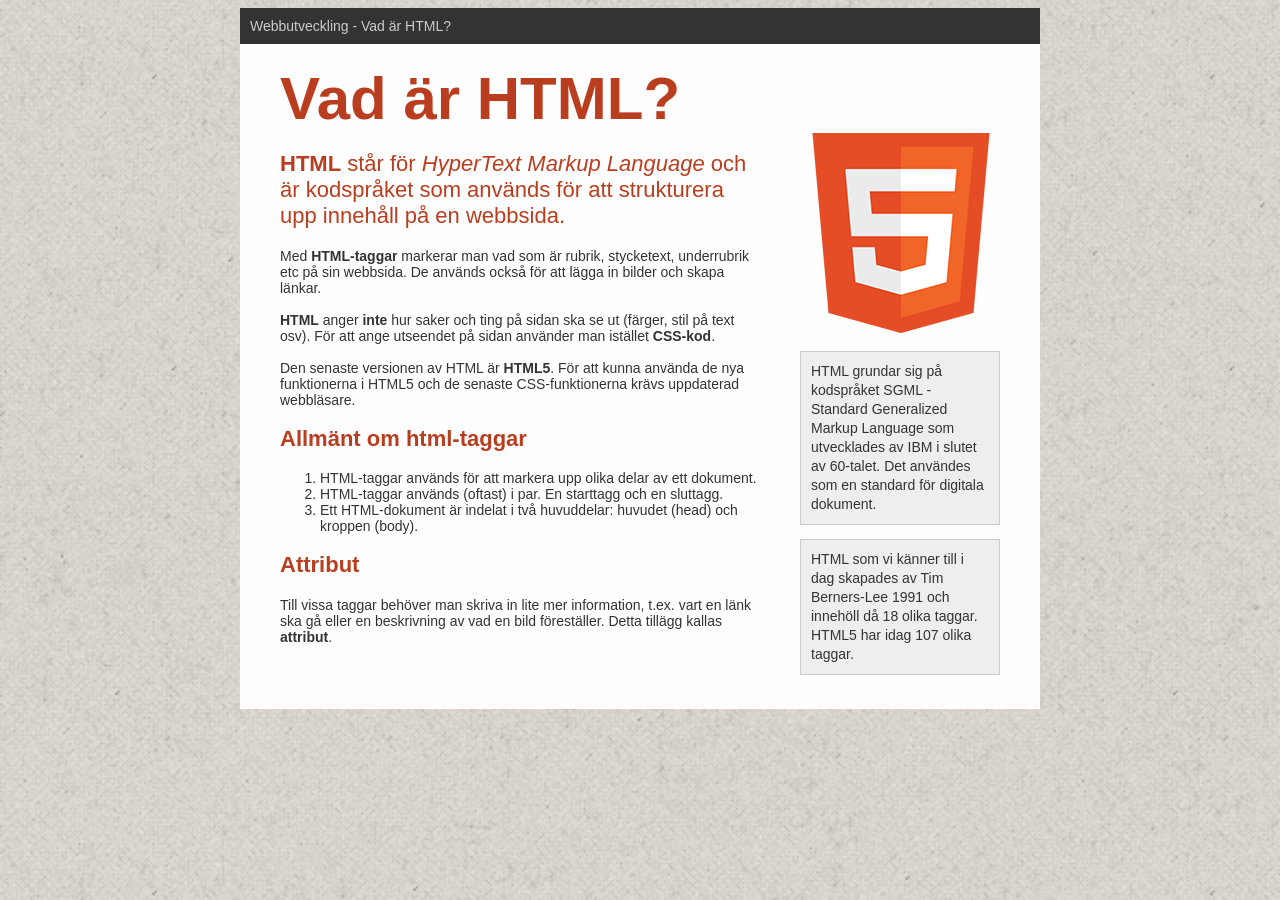
<file: webbutv/aterskapa/index.html>
<!DOCTYPE html>
<html lang="en">
<head>
    <meta charset="UTF-8">
    <meta name="viewport" content="width=device-width, initial-scale=1.0">
    <link rel="stylesheet" href="styles/styles.css">
    <title>Vad är HTML?</title>
</head>
<body>
    <div id="container">
        <header>Webbutveckling - Vad är HTML?</header>
        <h1>Vad är HTML?</h1>
        <div id="flex-container">
            <main>
                <h2 style="font-weight: normal;"><b>HTML</b> står för <i>HyperText Markup Language</i> och är kodspråket som används för att strukturera upp innehåll på en webbsida.</h2>
                <p>Med <b>HTML-taggar</b> markerar man vad som är rubrik, stycketext, underrubrik etc på sin webbsida. De används också för att lägga in bilder och skapa länkar.<br><br><b>HTML</b> anger <b>inte</b> hur saker och ting på sidan ska se ut (färger, stil på text osv). För att ange utseendet på sidan använder man istället <b>CSS-kod</b>.<br><br>Den senaste versionen av HTML är <b>HTML5</b>. För att kunna använda de nya funktionerna i HTML5 och de senaste CSS-funktionerna krävs uppdaterad webbläsare.</p>
                <h2>Allmänt om html-taggar</h2>
                <ol>
                    <li>HTML-taggar används för att markera upp olika delar av ett dokument.</li>
                    <li>HTML-taggar används (oftast) i par. En starttagg och en sluttagg.</li>
                    <li>Ett HTML-dokument är indelat i två huvuddelar: huvudet (head) och kroppen (body).</li>
                </ol>
                <h2>Attribut</h2>
                <p>Till vissa taggar behöver man skriva in lite mer information, t.ex. vart en länk ska gå eller en beskrivning av vad en bild föreställer. Detta tillägg kallas <b>attribut</b>.</p>
            </main>
            <aside>
                <img src="assets/html5.png" alt="HTML">
                <p>HTML grundar sig på kodspråket SGML - Standard Generalized Markup Language som utvecklades av IBM i slutet av 60-talet. Det användes som en standard för digitala dokument.</p>
                <p>HTML som vi känner till i dag skapades av Tim Berners-Lee 1991 och innehöll då 18 olika taggar. HTML5 har idag 107 olika taggar.</p>
            </aside>
        </div>
    </div>
</body>
</html>
</file>
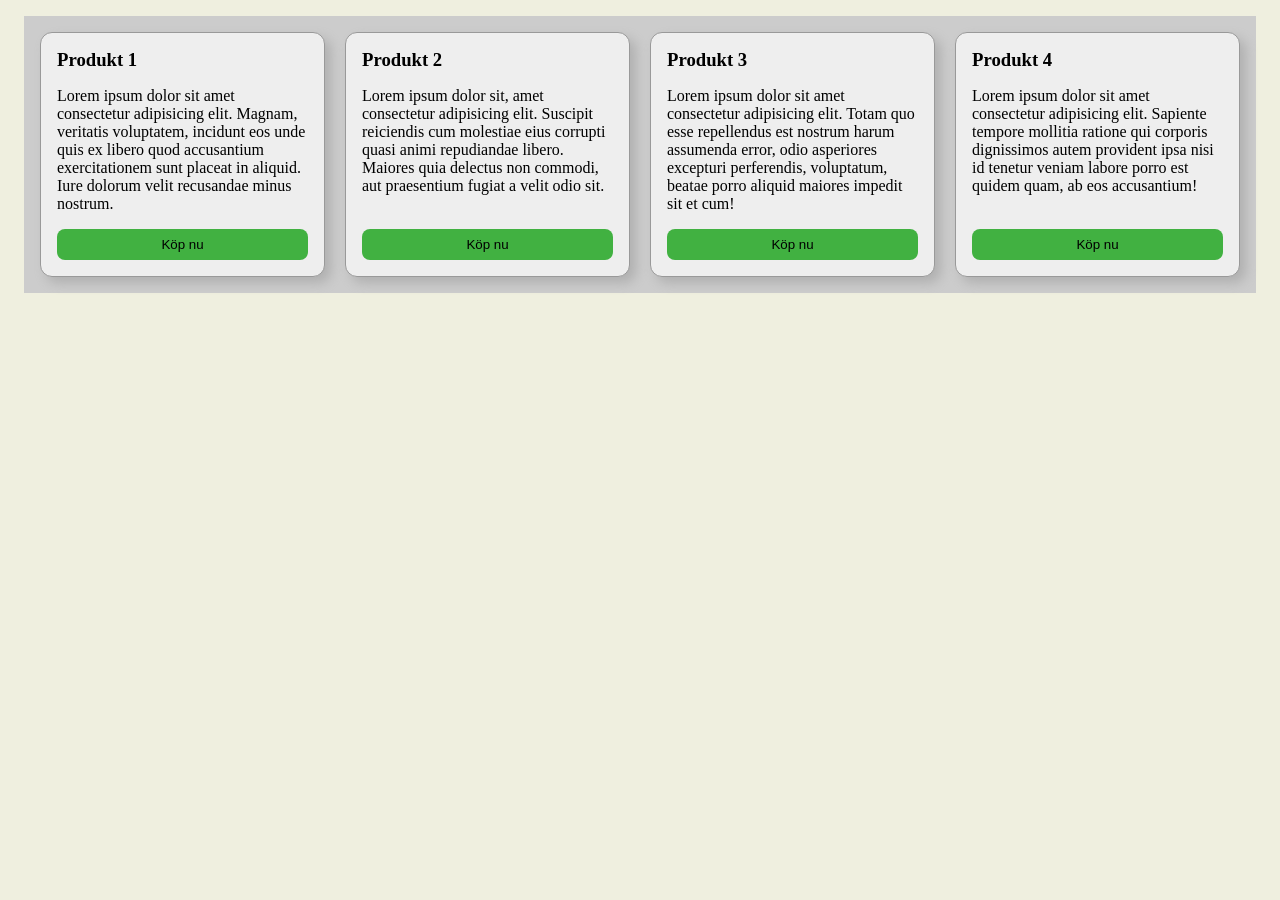
<file: webbutv/flexbox/index.html>
<!DOCTYPE html>
<html lang="en">
<head>
    <meta charset="UTF-8">
    <meta name="viewport" content="width=device-width, initial-scale=1.0">
    <link rel="stylesheet" href="styles/styles.css">
    <title>Avancerad layout med FlexBox</title>
</head>
<body>

    <div id="container">

     <div class="box">
        <div>
            <h3>Produkt 1</h3>
            <p>Lorem ipsum dolor sit amet consectetur adipisicing elit. Magnam, veritatis voluptatem, incidunt eos unde quis ex libero quod accusantium exercitationem sunt placeat in aliquid. Iure dolorum velit recusandae minus nostrum.</p>
        </div>
        <button>Köp nu</button>
     </div>

     <div class="box">
        <div>
            <h3>Produkt 2</h3>
            <p>Lorem ipsum dolor sit, amet consectetur adipisicing elit. Suscipit reiciendis cum molestiae eius corrupti quasi animi repudiandae libero. Maiores quia delectus non commodi, aut praesentium fugiat a velit odio sit.</p>
        </div>
        <button>Köp nu</button>
     </div>

     <div class="box">
        <div>
            <h3>Produkt 3</h3>
            <p>Lorem ipsum dolor sit amet consectetur adipisicing elit. Totam quo esse repellendus est nostrum harum assumenda error, odio asperiores excepturi perferendis, voluptatum, beatae porro aliquid maiores impedit sit et cum!</p>
        </div>
        <button>Köp nu</button>
     </div>

     <div class="box">
        <div>
            <h3>Produkt 4</h3>
            <p>Lorem ipsum dolor sit amet consectetur adipisicing elit. Sapiente tempore mollitia ratione qui corporis dignissimos autem provident ipsa nisi id tenetur veniam labore porro est quidem quam, ab eos accusantium!</p>
        </div>
        <button>Köp nu</button>
     </div>


 </div>

</body>
</html>
</file>
<file: webbutv/aterskapa/styles/styles.css>
body {
    background-image: url('../assets/bakgrund.png');
    background-size: cover;
    background-position: center;
    font-family: 'Verdana', sans-serif;
}

h1, h2, h3, h4, h5, h6 {
    color: #b93e1f;
    font-family: 'Georgia', sans-serif;
}

header {
    background-color: #333;
    padding: 10px;
    color: #ccc;
    font-size: 14px;
}

#flex-container {
    display: flex;
    gap: 40px;
}

#container {
    width: 800px;
    margin: 0 auto;
    background-color: #fefefe;
    padding-bottom: 20px;
}

h1 {
    padding: 20px 20px 0 40px;
    margin: 0;
    font-size: 60px;
    font-weight: semi-bold;
}

h2 {
    font-size: 22px;
}

main {
    padding: 0 0px 0 40px;
    margin: 0;
}


aside {
    width: 210px;
    padding: 0 40px 0 0px;
}

p, ol, li {
    color: #333;
    font-size: 14px;
    
}

aside p {
    border: 1px solid #ccc;
    background-color: #eee;
    padding: 10px 10px;
    line-height: 19px;
}
</file>
<file: webbutv/flexbox/styles/styles.css>
body {
    background-color: rgb(239, 239, 223);
    font-family: Inter;
}

#container {
    padding: 1em;
    margin: 1em;
    background-color: #ccc;
    display: flex;
    gap: 20px;
    justify-content: center;
}

#container button {
    align-items: flex-end;
}

.box {
    background-color: #eee;
    border: 1px solid #999;
    padding: 1em;
    flex: 1;
    border-radius: 12px;
    box-shadow: 6px 6px 12px #b0b0b0; 
    display: flex;
    flex-direction: column;
    justify-content: space-between;    
}

h3 {
    margin: 0;
}

button {
    background-color: rgb(65, 177, 65);
    color: black;
    border: none;
    border-radius: 8px;
    width: 100%;
    padding: 8px;
    margin: 0;
    cursor: pointer;
}

button:hover {
    box-shadow: 6px 6px 12px #b0b0b0; 
    transition: ease-in 250ms;
}
</file>
